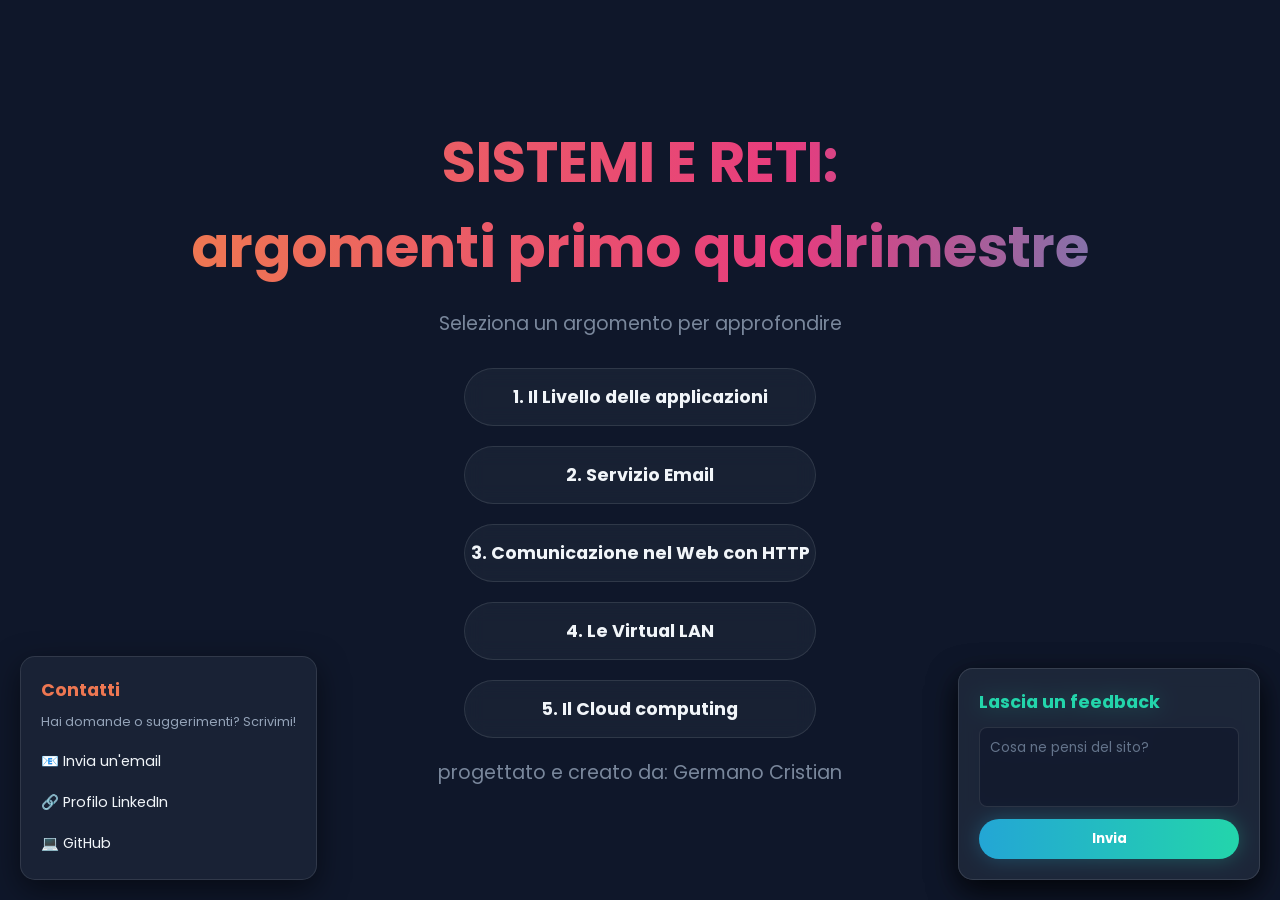
<file: pizzeria sistemi/index.html>
<!DOCTYPE html>
<html lang="it">
<head>
    <meta charset="UTF-8">
    <meta name="viewport" content="width=device-width, initial-scale=1.0">
    <title>Sistemi e Reti - Home</title>
    <link rel="stylesheet" href="styles.css">
</head>
<body>
    <div class="hero-container">
        <h1>SISTEMI E RETI: <br> argomenti primo quadrimestre</h1>
        <p class="subtitle">Seleziona un argomento per approfondire</p>
        <nav>
            <ul>
                <li><a href="pagina1.html" class="zoom-link">1. Il Livello delle applicazioni</a></li>
                <li><a href="pagina2.html" class="zoom-link">2. Servizio Email</a></li>
                <li><a href="pagina3.html" class="zoom-link">3. Comunicazione nel Web con HTTP</a></li>
                <li><a href="pagina4.html" class="zoom-link">4. Le Virtual LAN</a></li>
                <li><a href="pagina5.html" class="zoom-link">5. Il Cloud computing</a></li>
            </ul>
        </nav>
        <p class="subtitle"> progettato e creato da: Germano Cristian</p>
    </div>

    <div class="review-box">
        <h3>Lascia un feedback</h3>
        <textarea placeholder="Cosa ne pensi del sito?"></textarea>
        <button type="button">Invia</button>
    </div>
    <div class="contact-box">
        <h3>Contatti</h3>
        <p class="contact-desc">Hai domande o suggerimenti? Scrivimi!</p>
        <a href="mailto:cristian.germano.s@iislopiano.edu.it" class="contact-link">📧 Invia un'email</a>
        <a href="#" class="contact-link">🔗 Profilo LinkedIn </a>
        <a href="https://github.com/Hugoilcane" class="contact-link">💻 GitHub</a>
    </div>

    <div class="review-box">
        <h3>Lascia un feedback</h3>
        <textarea placeholder="Cosa ne pensi del sito?"></textarea>
        <button type="button">Invia</button>
    </div>
</body>
</html>
</file>
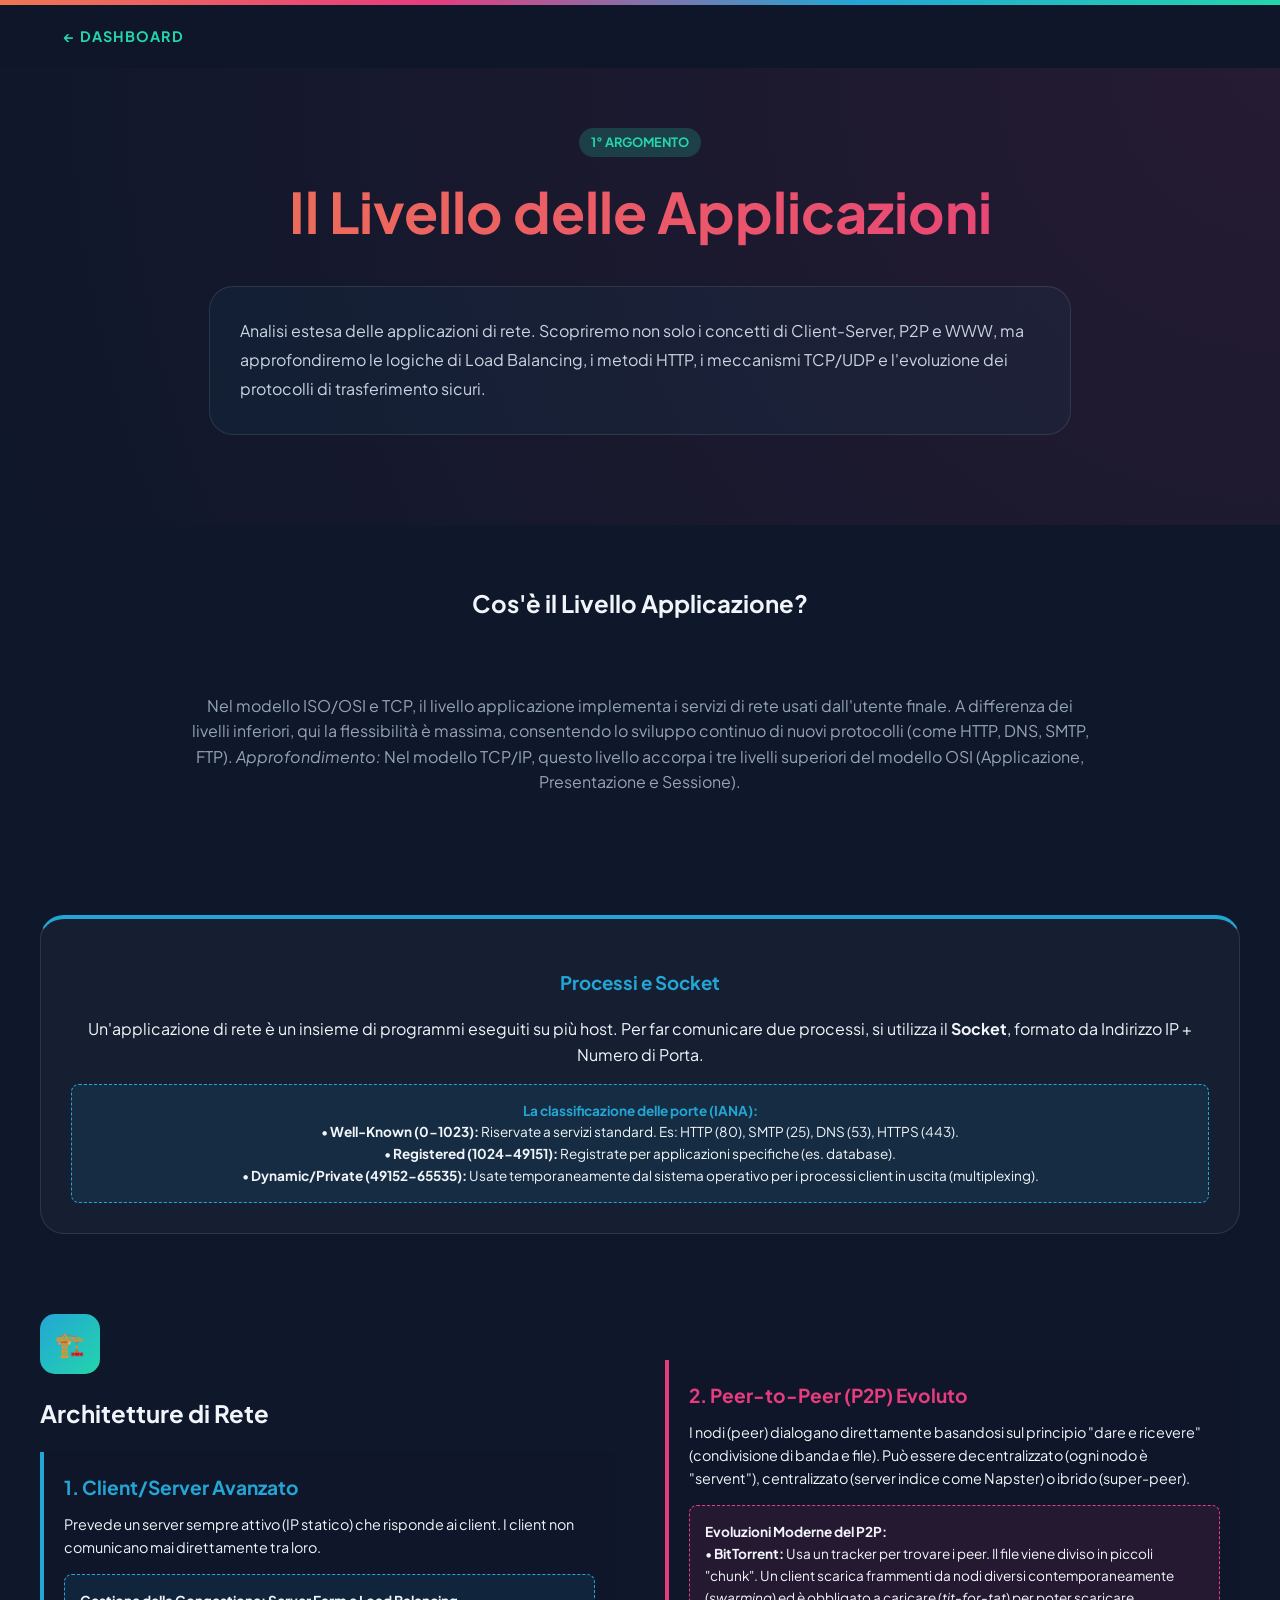
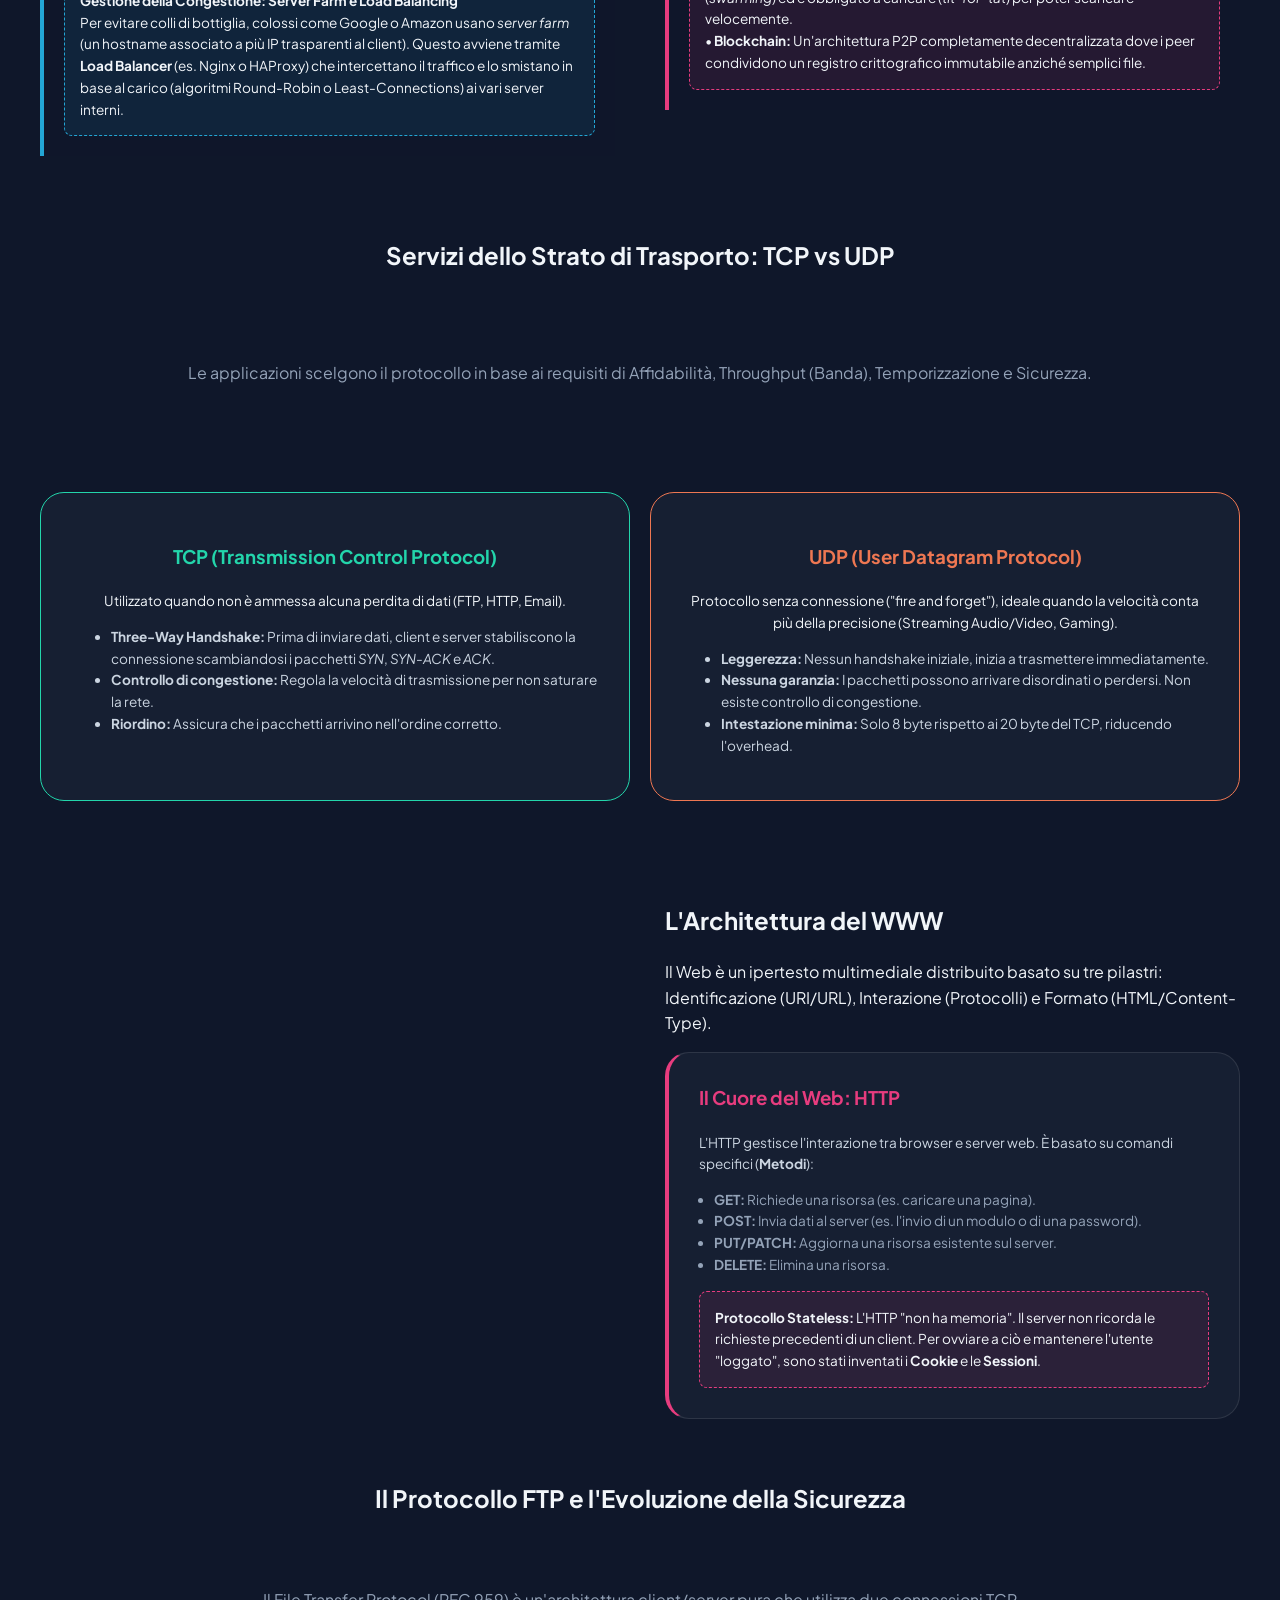
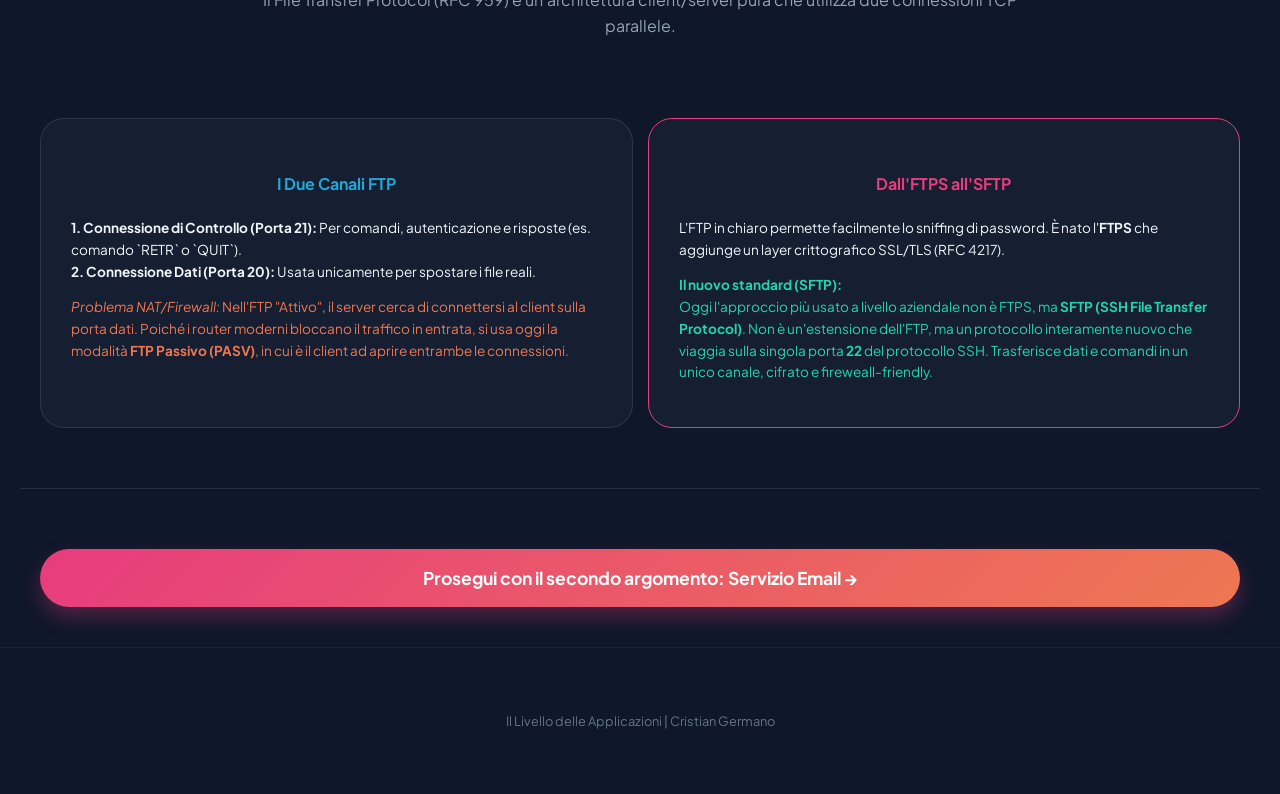
<file: pizzeria sistemi/pagina1.html>
<!DOCTYPE html>
<html lang="it">
<head>
    <meta charset="UTF-8">
    <title> Il Livello delle Applicazioni </title>
    <link rel="stylesheet" href="style_pagine.css">
</head>
<body>
    <div class="top-bar"></div>
    <nav style="display: flex; justify-content: space-between;">
        <a href="index.html" class="back-link">← Dashboard</a>
    </nav>

    <header class="hero-section">
        <div class="badge">1° Argomento</div>
        <h1>Il Livello delle Applicazioni</h1>
        <div class="tech-card" style="max-width: 800px; margin: 30px auto; text-align: left; background: rgba(35, 166, 213, 0.05);">
            <p style="color: #cbd5e1; line-height: 1.8; margin: 0;">
                Analisi estesa delle applicazioni di rete. Scopriremo non solo i concetti di Client-Server, P2P e WWW, ma approfondiremo le logiche di Load Balancing, i metodi HTTP, i meccanismi TCP/UDP e l'evoluzione dei protocolli di trasferimento sicuri.
            </p>
        </div>
    </header>

    <main>
        <section class="content-block full-width">
            <h2>Cos'è il Livello Applicazione?</h2>
            <p style="color: #94a3b8; max-width: 900px; margin: 0 auto 30px auto;">
                Nel modello ISO/OSI e TCP, il livello applicazione implementa i servizi di rete usati dall'utente finale. A differenza dei livelli inferiori, qui la flessibilità è massima, consentendo lo sviluppo continuo di nuovi protocolli (come HTTP, DNS, SMTP, FTP). <em>Approfondimento:</em> Nel modello TCP/IP, questo livello accorpa i tre livelli superiori del modello OSI (Applicazione, Presentazione e Sessione).
            </p>
            

            <div class="comparison-container">
                <div class="tech-card" style="flex: 1; border-top: 4px solid #23a6d5;">
                    <h3 style="color: #23a6d5;">Processi e Socket</h3>
                    <p>Un'applicazione di rete è un insieme di programmi eseguiti su più host. Per far comunicare due processi, si utilizza il <strong>Socket</strong>, formato da Indirizzo IP + Numero di Porta.</p>
                    <div class="extra-info" style="border-color: #23a6d5; background: rgba(35, 166, 213, 0.1);">
                        <strong style="color: #23a6d5;">La classificazione delle porte (IANA):</strong><br>
                        • <strong>Well-Known (0-1023):</strong> Riservate a servizi standard. Es: HTTP (80), SMTP (25), DNS (53), HTTPS (443).<br>
                        • <strong>Registered (1024-49151):</strong> Registrate per applicazioni specifiche (es. database).<br>
                        • <strong>Dynamic/Private (49152-65535):</strong> Usate temporaneamente dal sistema operativo per i processi client in uscita (multiplexing).
                    </div>
                </div>
            </div>
        </section>

        <section class="content-block">
            <div class="text-content">
                <div class="icon-box" style="background: linear-gradient(135deg, #23a6d5, #23d5ab);">🏗️</div>
                <h2>Architetture di Rete</h2>
                
                <div class="protocol-card" style="border-left-color: #23a6d5;">
                    <strong style="color: #23a6d5; font-size: 1.2rem;">1. Client/Server Avanzato</strong>
                    <p style="font-size: 0.9rem; margin-top: 10px;">
                        Prevede un server sempre attivo (IP statico) che risponde ai client. I client non comunicano mai direttamente tra loro. 
                    </p>
                    <div class="extra-info" style="border-color: #23a6d5; background: rgba(35, 166, 213, 0.1);">
                        <strong>Gestione della Congestione: Server Farm e Load Balancing</strong><br>
                        Per evitare colli di bottiglia, colossi come Google o Amazon usano <em>server farm</em> (un hostname associato a più IP trasparenti al client). Questo avviene tramite <strong>Load Balancer</strong> (es. Nginx o HAProxy) che intercettano il traffico e lo smistano in base al carico (algoritmi Round-Robin o Least-Connections) ai vari server interni.
                    </div>
                </div>
            </div>

            <div class="text-content">
                <div class="protocol-card" style="border-left-color: #e73c7e;">
                    <strong style="color: #e73c7e; font-size: 1.2rem;">2. Peer-to-Peer (P2P) Evoluto</strong>
                    <p style="font-size: 0.9rem; margin-top: 10px;">
                        I nodi (peer) dialogano direttamente basandosi sul principio "dare e ricevere" (condivisione di banda e file). Può essere decentralizzato (ogni nodo è "servent"), centralizzato (server indice come Napster) o ibrido (super-peer).
                    </p>
                    <div class="extra-info">
                        <strong>Evoluzioni Moderne del P2P:</strong><br>
                        • <strong>BitTorrent:</strong> Usa un tracker per trovare i peer. Il file viene diviso in piccoli "chunk". Un client scarica frammenti da nodi diversi contemporaneamente (<em>swarming</em>) ed è obbligato a caricare (<em>tit-for-tat</em>) per poter scaricare velocemente.<br>
                        • <strong>Blockchain:</strong> Un'architettura P2P completamente decentralizzata dove i peer condividono un registro crittografico immutabile anziché semplici file.
                    </div>
                </div>
            </div>
            
        </section>

        <section class="content-block full-width">
            <h2>Servizi dello Strato di Trasporto: TCP vs UDP</h2>
            <p style="color: #94a3b8;">Le applicazioni scelgono il protocollo in base ai requisiti di Affidabilità, Throughput (Banda), Temporizzazione e Sicurezza.</p>
            
            <div class="comparison-container">
                <div class="tech-card" style="flex: 1; border-color: #23d5ab;">
                    <h3 style="color: #23d5ab;">TCP (Transmission Control Protocol)</h3>
                    <p style="font-size: 0.85rem;">Utilizzato quando non è ammessa alcuna perdita di dati (FTP, HTTP, Email).</p>
                    <ul style="font-size: 0.85rem; color: #cbd5e1; text-align: left;">
                        <li><strong>Three-Way Handshake:</strong> Prima di inviare dati, client e server stabiliscono la connessione scambiandosi i pacchetti <em>SYN</em>, <em>SYN-ACK</em> e <em>ACK</em>.</li>
                        <li><strong>Controllo di congestione:</strong> Regola la velocità di trasmissione per non saturare la rete.</li>
                        <li><strong>Riordino:</strong> Assicura che i pacchetti arrivino nell'ordine corretto.</li>
                    </ul>
                </div>
                <div class="tech-card" style="flex: 1; border-color: #ee7752;">
                    <h3 style="color: #ee7752;">UDP (User Datagram Protocol)</h3>
                    <p style="font-size: 0.85rem;">Protocollo senza connessione ("fire and forget"), ideale quando la velocità conta più della precisione (Streaming Audio/Video, Gaming).</p>
                    <ul style="font-size: 0.85rem; color: #cbd5e1; text-align: left;">
                        <li><strong>Leggerezza:</strong> Nessun handshake iniziale, inizia a trasmettere immediatamente.</li>
                        <li><strong>Nessuna garanzia:</strong> I pacchetti possono arrivare disordinati o perdersi. Non esiste controllo di congestione.</li>
                        <li><strong>Intestazione minima:</strong> Solo 8 byte rispetto ai 20 byte del TCP, riducendo l'overhead.</li>
                    </ul>
                </div>
            </div>
            
        </section>

        <section class="content-block">
            <div class="image-box">
                
            </div>
            <div class="text-content">
                <h2>L'Architettura del WWW</h2>
                <p>Il Web è un ipertesto multimediale distribuito basato su tre pilastri: Identificazione (URI/URL), Interazione (Protocolli) e Formato (HTML/Content-Type).</p>
                
                <div class="tech-card" style="border-left: 4px solid #e73c7e;">
                    <h3 style="color: #e73c7e; margin-top: 0;">Il Cuore del Web: HTTP</h3>
                    <p style="font-size: 0.85rem; color: #cbd5e1;">L'HTTP gestisce l'interazione tra browser e server web. È basato su comandi specifici (<strong>Metodi</strong>):</p>
                    <ul style="font-size: 0.85rem; color: #94a3b8; padding-left: 15px;">
                        <li><strong>GET:</strong> Richiede una risorsa (es. caricare una pagina).</li>
                        <li><strong>POST:</strong> Invia dati al server (es. l'invio di un modulo o di una password).</li>
                        <li><strong>PUT/PATCH:</strong> Aggiorna una risorsa esistente sul server.</li>
                        <li><strong>DELETE:</strong> Elimina una risorsa.</li>
                    </ul>
                    <div class="extra-info">
                        <strong>Protocollo Stateless:</strong> L'HTTP "non ha memoria". Il server non ricorda le richieste precedenti di un client. Per ovviare a ciò e mantenere l'utente "loggato", sono stati inventati i <strong>Cookie</strong> e le <strong>Sessioni</strong>.
                    </div>
                </div>
            </div>
        </section>

        <section class="content-block full-width">
            <h2>Il Protocollo FTP e l'Evoluzione della Sicurezza</h2>
            <p style="color: #94a3b8; max-width: 800px; margin: 0 auto;">Il File Transfer Protocol (RFC 959) è un'architettura client/server pura che utilizza due connessioni TCP parallele.</p>
            
            <div class="fallacies-grid">
                <div class="tech-card">
                    <h4 style="color: #23a6d5;">I Due Canali FTP</h4>
                    <p style="font-size: 0.85rem; text-align: left;">
                        <strong>1. Connessione di Controllo (Porta 21):</strong> Per comandi, autenticazione e risposte (es. comando `RETR` o `QUIT`).<br>
                        <strong>2. Connessione Dati (Porta 20):</strong> Usata unicamente per spostare i file reali.
                    </p>
                    <p style="font-size: 0.85rem; text-align: left; margin-top: 10px; color: #ee7752;">
                        <em>Problema NAT/Firewall:</em> Nell'FTP "Attivo", il server cerca di connettersi al client sulla porta dati. Poiché i router moderni bloccano il traffico in entrata, si usa oggi la modalità <strong>FTP Passivo (PASV)</strong>, in cui è il client ad aprire entrambe le connessioni.
                    </p>
                </div>

                <div class="tech-card" style="border-color: #e73c7e;">
                    <h4 style="color: #e73c7e;">Dall'FTPS all'SFTP</h4>
                    <p style="font-size: 0.85rem; text-align: left;">
                        L'FTP in chiaro permette facilmente lo sniffing di password. È nato l'<strong>FTPS</strong> che aggiunge un layer crittografico SSL/TLS (RFC 4217).
                    </p>
                    <p style="font-size: 0.85rem; text-align: left; margin-top: 10px; color: #23d5ab;">
                        <strong>Il nuovo standard (SFTP):</strong><br>
                        Oggi l'approccio più usato a livello aziendale non è FTPS, ma <strong>SFTP (SSH File Transfer Protocol)</strong>. Non è un'estensione dell'FTP, ma un protocollo interamente nuovo che viaggia sulla singola porta <strong>22</strong> del protocollo SSH. Trasferisce dati e comandi in un unico canale, cifrato e fireweall-friendly.
                    </p>
                </div>
            </div>
            
        </section>
        
        <section class="content-block full-width" style="margin-top: 60px; border-top: 1px solid rgba(255,255,255,0.1); padding-top: 40px;">
            <a href="pagina2.html" class="next-lesson-btn" style="background: linear-gradient(135deg, #e73c7e, #ee7752); padding: 15px 40px; border-radius: 50px; color: white; text-decoration: none; font-weight: bold; font-size: 1.1rem; box-shadow: 0 10px 20px rgba(231, 60, 126, 0.3);">
                Prosegui con il secondo argomento: Servizio Email →
            </a>
        </section>

    </main>

    <footer style="padding: 50px; text-align: center; color: #64748b; font-size: 0.8rem; border-top: 1px solid rgba(255,255,255,0.05); margin-top: 40px;">
        <p>Il Livello delle Applicazioni | Cristian Germano</p>
    </footer>
</body>
</html>
</file>
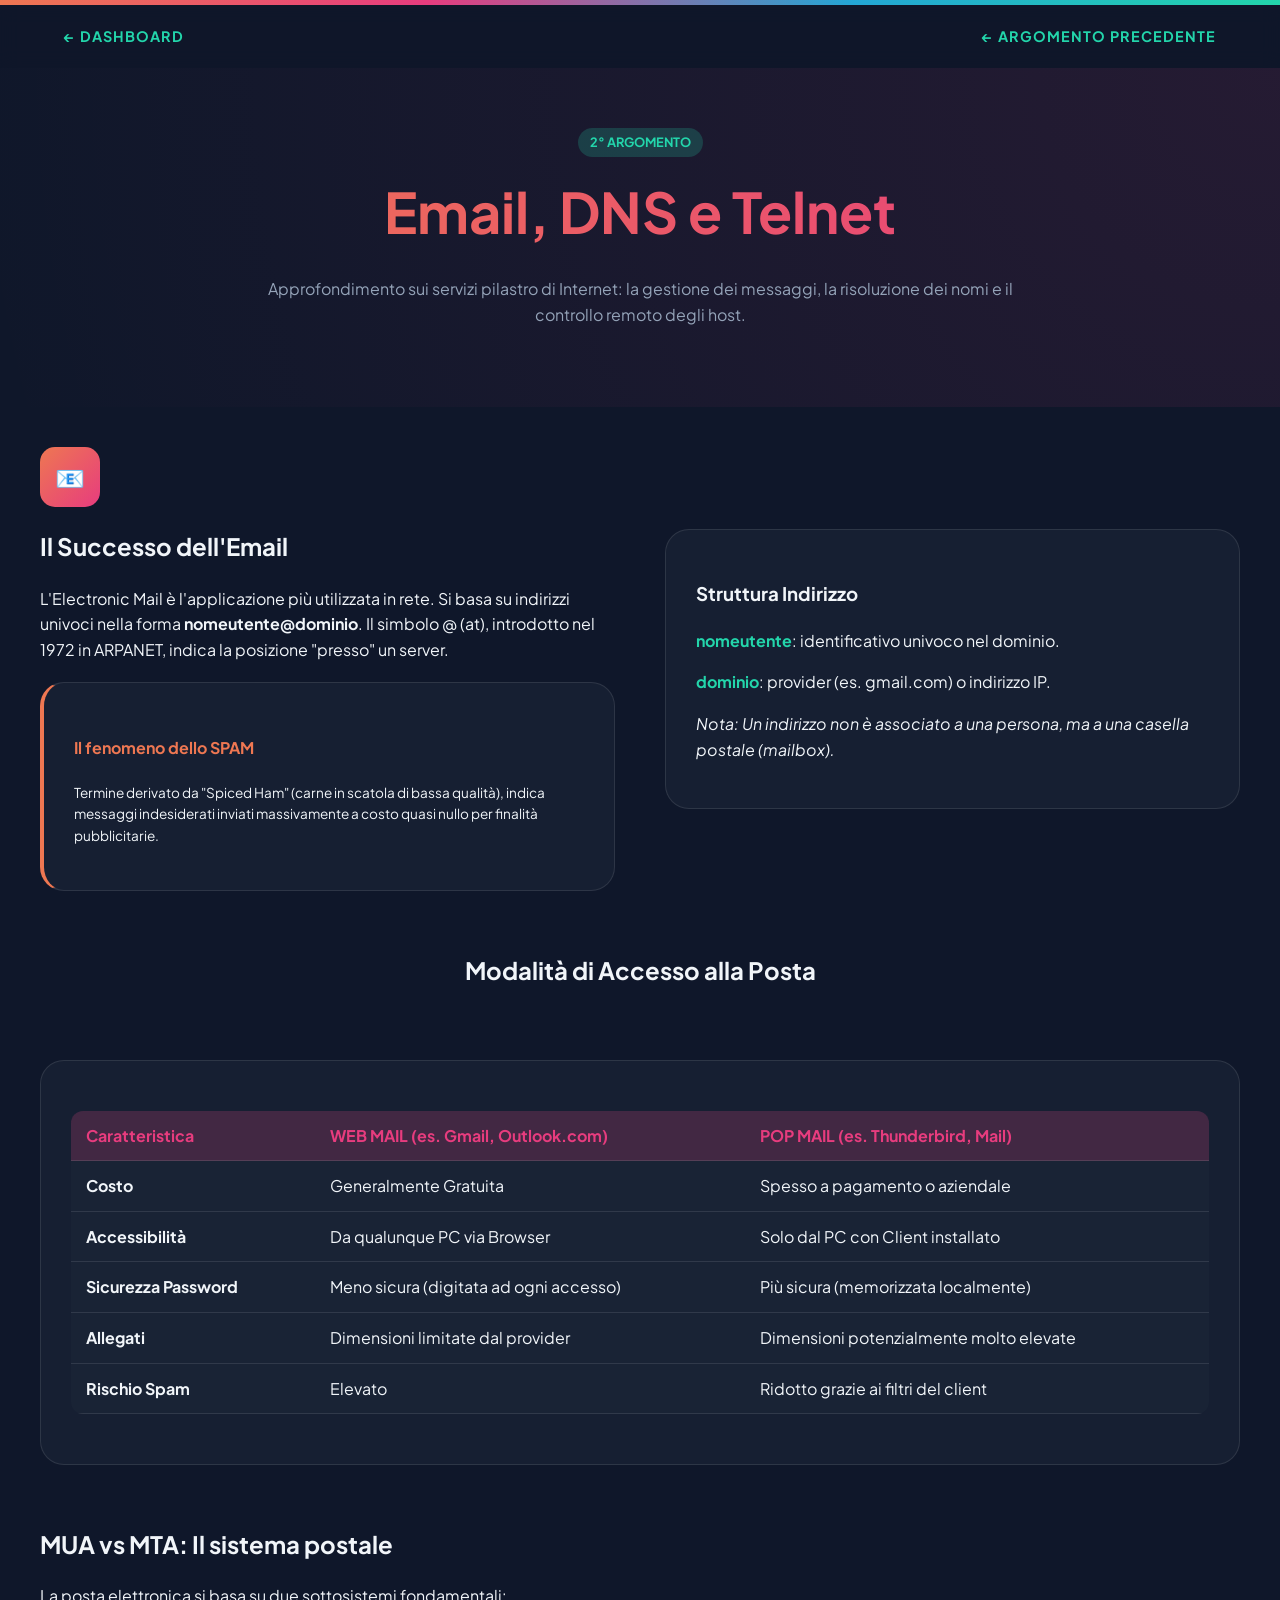
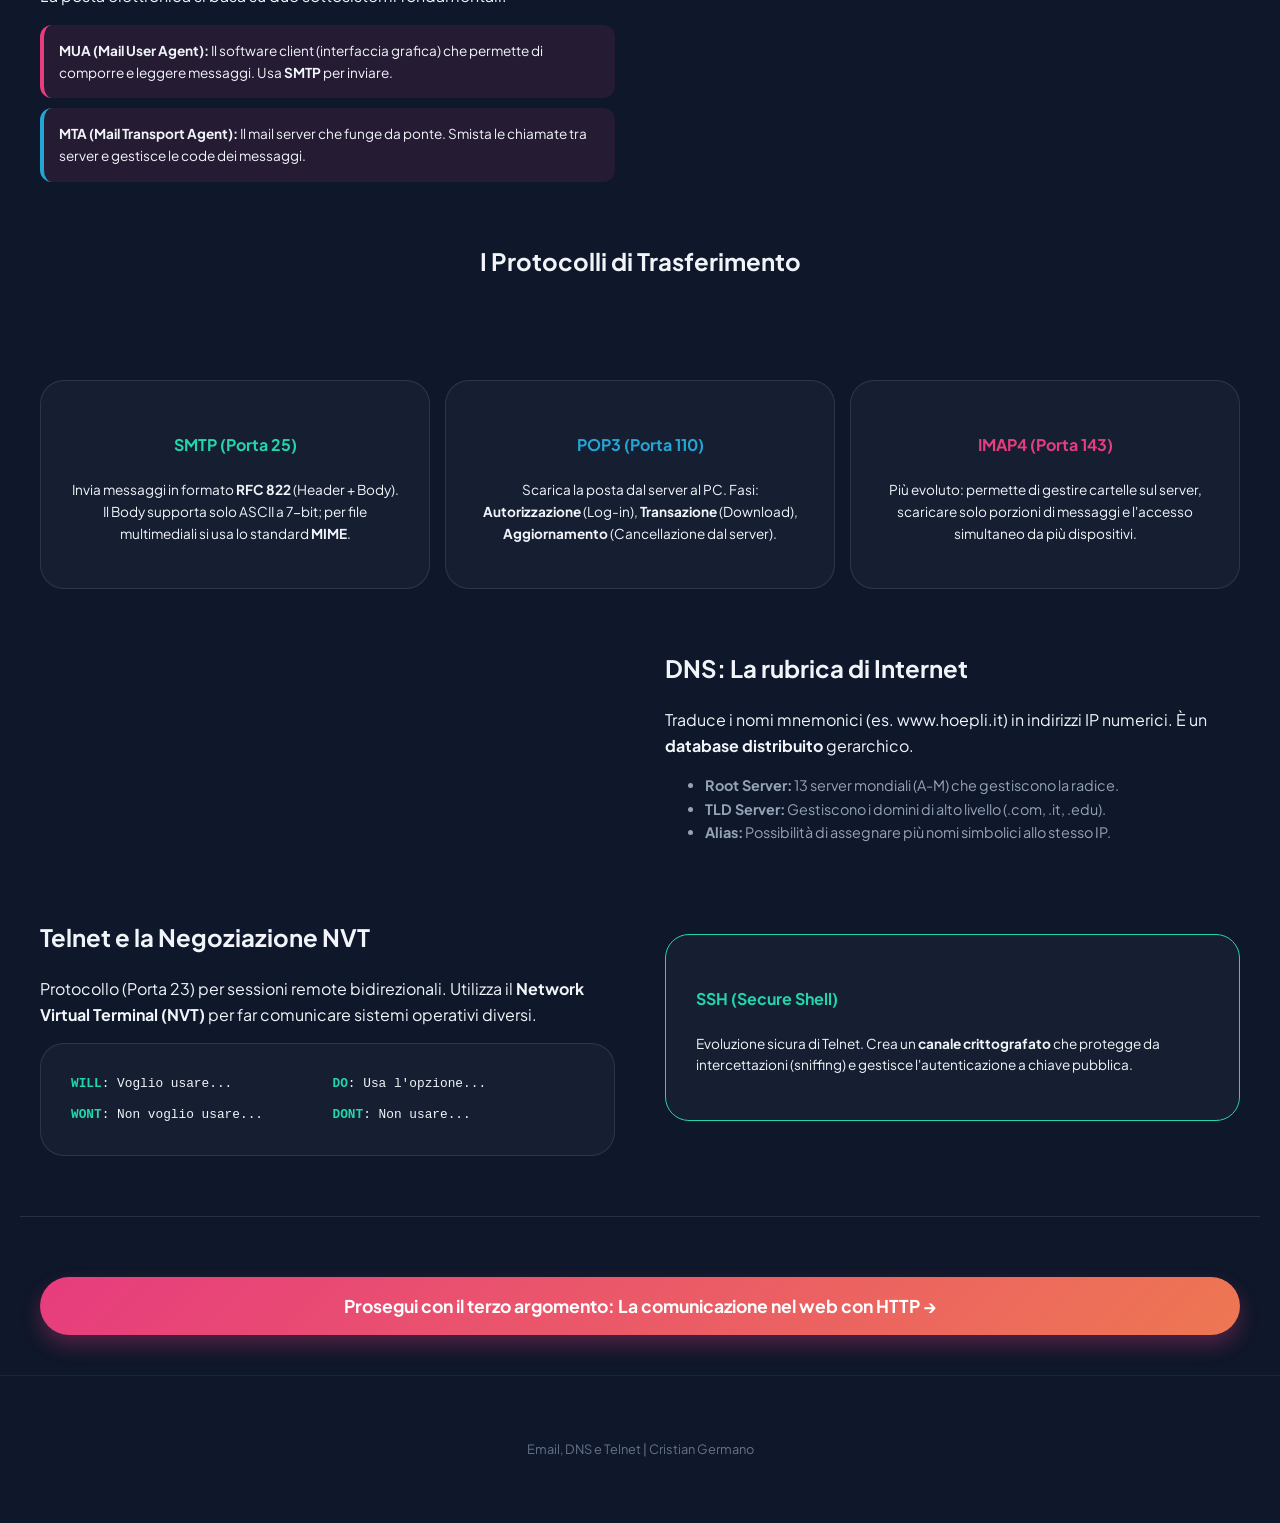
<file: pizzeria sistemi/pagina2.html>
<!DOCTYPE html>
<html lang="it">
<head>
    <meta charset="UTF-8">
    <title>Email, DNS e Telnet</title>
    <link rel="stylesheet" href="style_pagine.css">
    <style>
        /* Stili specifici per tabelle e liste di negoziazione */
        table {
            width: 100%;
            border-collapse: collapse;
            margin: 20px 0;
            background: rgba(30, 41, 59, 0.4);
            border-radius: 12px;
            overflow: hidden;
        }
        th, td {
            padding: 12px 15px;
            text-align: left;
            border-bottom: 1px solid rgba(255,255,255,0.1);
        }
        th {
            background: rgba(231, 60, 126, 0.2);
            color: #e73c7e;
        }
        .negoziazione-grid {
            display: grid;
            grid-template-columns: 1fr 1fr;
            gap: 10px;
            font-family: monospace;
        }
        .cmd { color: #23d5ab; font-weight: bold; }
    </style>
</head>
<body>
    <div class="top-bar"></div>
    <nav style="display: flex; justify-content: space-between;">
        <a href="index.html" class="back-link">← Dashboard</a>
        <a href="pagina1.html" class="back-link">← Argomento Precedente</a>
    </nav>

    <header class="hero-section">
        <div class="badge">2° Argomento</div>
        <h1>Email, DNS e Telnet</h1>
        <p style="color: #94a3b8; max-width: 800px; margin: 20px auto;">
            Approfondimento sui servizi pilastro di Internet: la gestione dei messaggi, la risoluzione dei nomi e il controllo remoto degli host.
        </p>
    </header>

    <main>
        <section class="content-block">
            <div class="text-content">
                <div class="icon-box">📧</div>
                <h2>Il Successo dell'Email</h2>
                <p>L'Electronic Mail è l'applicazione più utilizzata in rete. Si basa su indirizzi univoci nella forma <strong>nomeutente@dominio</strong>. Il simbolo @ (at), introdotto nel 1972 in ARPANET, indica la posizione "presso" un server.</p>
                
                <div class="tech-card" style="margin-top: 20px; border-left: 4px solid #ee7752;">
                    <h4 style="color: #ee7752;">Il fenomeno dello SPAM</h4>
                    <p style="font-size: 0.85rem;">Termine derivato da "Spiced Ham" (carne in scatola di bassa qualità), indica messaggi indesiderati inviati massivamente a costo quasi nullo per finalità pubblicitarie.</p>
                </div>
            </div>
            <div class="image-box">
                <div class="tech-card">
                    <h3>Struttura Indirizzo</h3>
                    <p><span class="cmd">nomeutente</span>: identificativo univoco nel dominio.</p>
                    <p><span class="cmd">dominio</span>: provider (es. gmail.com) o indirizzo IP.</p>
                    <p><em>Nota: Un indirizzo non è associato a una persona, ma a una casella postale (mailbox).</em></p>
                </div>
            </div>
        </section>

        <section class="content-block full-width">
            <h2>Modalità di Accesso alla Posta</h2>
            <div class="tech-card">
                <table>
                    <thead>
                        <tr>
                            <th>Caratteristica</th>
                            <th>WEB MAIL (es. Gmail, Outlook.com)</th>
                            <th>POP MAIL (es. Thunderbird, Mail)</th>
                        </tr>
                    </thead>
                    <tbody>
                        <tr>
                            <td><strong>Costo</strong></td>
                            <td>Generalmente Gratuita</td>
                            <td>Spesso a pagamento o aziendale</td>
                        </tr>
                        <tr>
                            <td><strong>Accessibilità</strong></td>
                            <td>Da qualunque PC via Browser</td>
                            <td>Solo dal PC con Client installato</td>
                        </tr>
                        <tr>
                            <td><strong>Sicurezza Password</strong></td>
                            <td>Meno sicura (digitata ad ogni accesso)</td>
                            <td>Più sicura (memorizzata localmente)</td>
                        </tr>
                        <tr>
                            <td><strong>Allegati</strong></td>
                            <td>Dimensioni limitate dal provider</td>
                            <td>Dimensioni potenzialmente molto elevate</td>
                        </tr>
                        <tr>
                            <td><strong>Rischio Spam</strong></td>
                            <td>Elevato</td>
                            <td>Ridotto grazie ai filtri del client</td>
                        </tr>
                    </tbody>
                </table>
            </div>
        </section>

        <section class="content-block">
            <div class="text-content">
                <h2>MUA vs MTA: Il sistema postale</h2>
                <p>La posta elettronica si basa su due sottosistemi fondamentali:</p>
                <div class="fallacy-item">
                    <strong>MUA (Mail User Agent):</strong> Il software client (interfaccia grafica) che permette di comporre e leggere messaggi. Usa <strong>SMTP</strong> per inviare.
                </div>
                <div class="fallacy-item" style="border-left-color: #23a6d5; margin-top: 10px;">
                    <strong>MTA (Mail Transport Agent):</strong> Il mail server che funge da ponte. Smista le chiamate tra server e gestisce le code dei messaggi.
                </div>
            </div>
            <div class="image-box">
                
            </div>
        </section>

        <section class="content-block full-width">
            <h2>I Protocolli di Trasferimento</h2>
            <div class="fallacies-grid">
                <div class="tech-card">
                    <h4 style="color: #23d5ab;">SMTP (Porta 25)</h4>
                    <p style="font-size: 0.85rem;">Invia messaggi in formato <strong>RFC 822</strong> (Header + Body). Il Body supporta solo ASCII a 7-bit; per file multimediali si usa lo standard <strong>MIME</strong>.</p>
                </div>
                <div class="tech-card">
                    <h4 style="color: #23a6d5;">POP3 (Porta 110)</h4>
                    <p style="font-size: 0.85rem;">Scarica la posta dal server al PC. Fasi: <strong>Autorizzazione</strong> (Log-in), <strong>Transazione</strong> (Download), <strong>Aggiornamento</strong> (Cancellazione dal server).</p>
                </div>
                <div class="tech-card">
                    <h4 style="color: #e73c7e;">IMAP4 (Porta 143)</h4>
                    <p style="font-size: 0.85rem;">Più evoluto: permette di gestire cartelle sul server, scaricare solo porzioni di messaggi e l'accesso simultaneo da più dispositivi.</p>
                </div>
            </div>
        </section>

        <section class="content-block">
            <div class="image-box">
                
            </div>
            <div class="text-content">
                <h2>DNS: La rubrica di Internet</h2>
                <p>Traduce i nomi mnemonici (es. www.hoepli.it) in indirizzi IP numerici. È un <strong>database distribuito</strong> gerarchico.</p>
                <ul style="font-size: 0.9rem; color: #94a3b8;">
                    <li><strong>Root Server:</strong> 13 server mondiali (A-M) che gestiscono la radice.</li>
                    <li><strong>TLD Server:</strong> Gestiscono i domini di alto livello (.com, .it, .edu).</li>
                    <li><strong>Alias:</strong> Possibilità di assegnare più nomi simbolici allo stesso IP.</li>
                </ul>
            </div>
        </section>

        <section class="content-block">
            <div class="text-content">
                <h2>Telnet e la Negoziazione NVT</h2>
                <p>Protocollo (Porta 23) per sessioni remote bidirezionali. Utilizza il <strong>Network Virtual Terminal (NVT)</strong> per far comunicare sistemi operativi diversi.</p>
                <div class="tech-card" style="font-size: 0.8rem;">
                    <div class="negoziazione-grid">
                        <div><span class="cmd">WILL</span>: Voglio usare...</div>
                        <div><span class="cmd">DO</span>: Usa l'opzione...</div>
                        <div><span class="cmd">WONT</span>: Non voglio usare...</div>
                        <div><span class="cmd">DONT</span>: Non usare...</div>
                    </div>
                </div>
            </div>
            <div class="image-box">
                <div class="tech-card" style="border-color: #23d5ab;">
                    <h4 style="color: #23d5ab;">SSH (Secure Shell)</h4>
                    <p style="font-size: 0.85rem;">Evoluzione sicura di Telnet. Crea un <strong>canale crittografato</strong> che protegge da intercettazioni (sniffing) e gestisce l'autenticazione a chiave pubblica.</p>
                </div>
            </div>
        </section>
                <section class="content-block full-width" style="margin-top: 60px; border-top: 1px solid rgba(255,255,255,0.1); padding-top: 40px;">
            <a href="pagina3.html" class="next-lesson-btn" style="background: linear-gradient(135deg, #e73c7e, #ee7752); padding: 15px 40px; border-radius: 50px; color: white; text-decoration: none; font-weight: bold; font-size: 1.1rem; box-shadow: 0 10px 20px rgba(231, 60, 126, 0.3);">
                Prosegui con il terzo argomento:  La comunicazione nel web con HTTP →
            </a>
        </section>
    </main>

    <footer style="padding: 50px; text-align: center; color: #64748b; font-size: 0.8rem; border-top: 1px solid rgba(255,255,255,0.05);">
        <p>Email, DNS e Telnet | Cristian Germano</p>
    </footer>
</body>
</html>
</file>
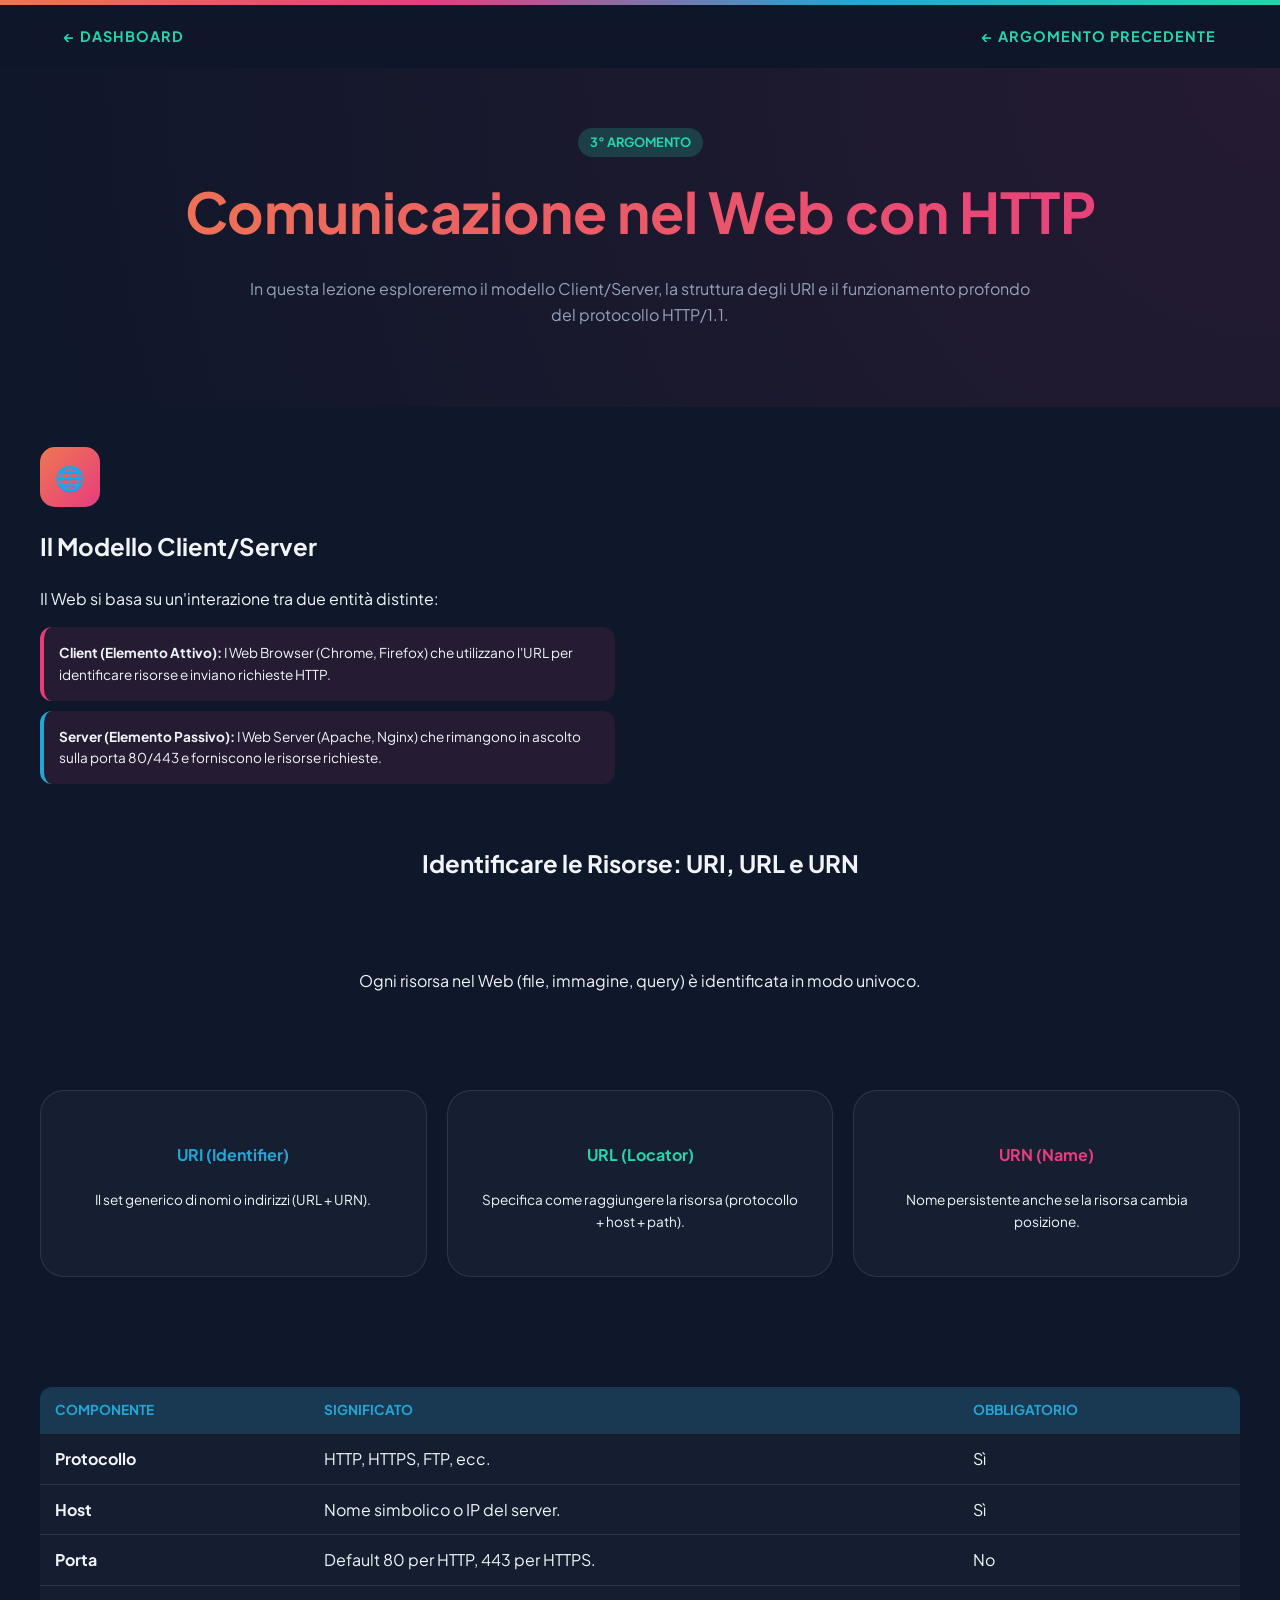
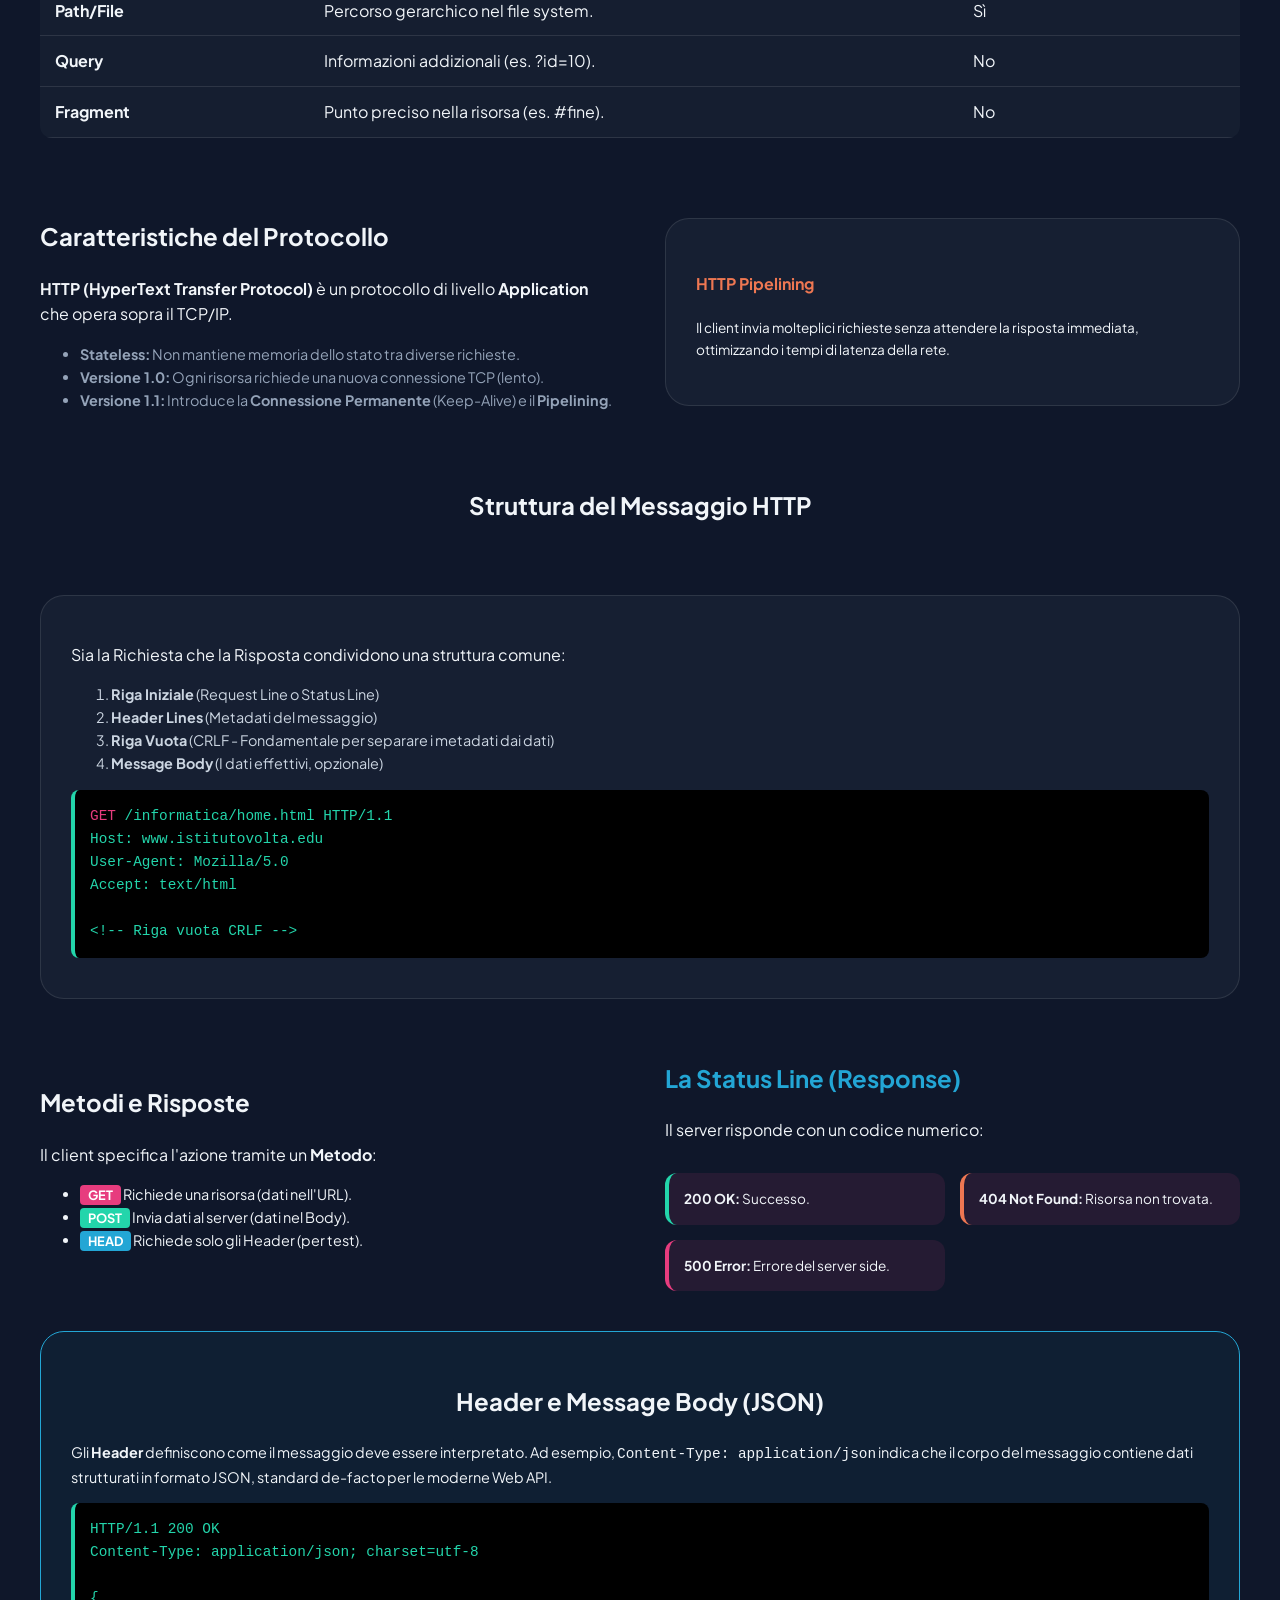
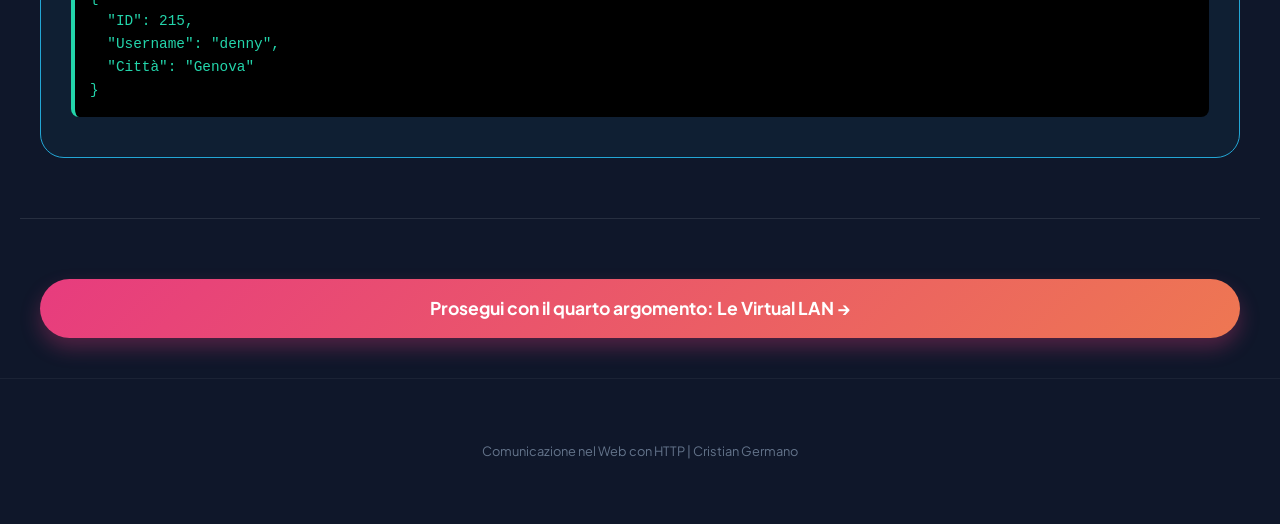
<file: pizzeria sistemi/pagina3.html>
<!DOCTYPE html>
<html lang="it">
<head>
    <meta charset="UTF-8">
    <title>Comunicazione nel Web con HTTP</title>
    <link rel="stylesheet" href="style_pagine.css">
    <style>
        /* Integrazioni specifiche per tabelle tecniche */
        .uri-table {
            width: 100%;
            border-collapse: collapse;
            margin: 20px 0;
            background: rgba(30, 41, 59, 0.4);
            border-radius: 12px;
            overflow: hidden;
        }
        .uri-table th, .uri-table td {
            padding: 12px 15px;
            text-align: left;
            border-bottom: 1px solid rgba(255,255,255,0.1);
        }
        .uri-table th {
            background: rgba(35, 166, 213, 0.2);
            color: #23a6d5;
            font-size: 0.85rem;
            text-transform: uppercase;
        }
        .code-block {
            background: #000;
            color: #23d5ab;
            padding: 15px;
            border-radius: 8px;
            font-family: 'Courier New', monospace;
            font-size: 0.9rem;
            margin: 10px 0;
            border-left: 4px solid #23d5ab;
        }
        .method-badge {
            background: #e73c7e;
            color: white;
            padding: 2px 8px;
            border-radius: 4px;
            font-weight: bold;
            font-size: 0.8rem;
        }
    </style>
</head>
<body>
    <div class="top-bar"></div>
    <nav style="display: flex; justify-content: space-between;">
        <a href="index.html" class="back-link">← Dashboard</a>
        <a href="pagina2.html" class="back-link">← Argomento Precedente</a>

    </nav>

    <header class="hero-section">
        <div class="badge">3° Argomento</div>
        <h1>Comunicazione nel Web con HTTP</h1>
        <p style="color: #94a3b8; max-width: 800px; margin: 20px auto;">
            In questa lezione esploreremo il modello Client/Server, la struttura degli URI e il funzionamento profondo del protocollo HTTP/1.1.
        </p>
    </header>

    <main>
        <section class="content-block">
            <div class="text-content">
                <div class="icon-box">🌐</div>
                <h2>Il Modello Client/Server</h2>
                <p>Il Web si basa su un'interazione tra due entità distinte:</p>
                <div class="fallacy-item">
                    <strong>Client (Elemento Attivo):</strong> I Web Browser (Chrome, Firefox) che utilizzano l'URL per identificare risorse e inviano richieste HTTP.
                </div>
                <div class="fallacy-item" style="border-left-color: #23a6d5; margin-top: 10px;">
                    <strong>Server (Elemento Passivo):</strong> I Web Server (Apache, Nginx) che rimangono in ascolto sulla porta 80/443 e forniscono le risorse richieste.
                </div>
            </div>
            <div class="image-box">
                
            </div>
        </section>

        <section class="content-block full-width">
            <h2>Identificare le Risorse: URI, URL e URN</h2>
            <p>Ogni risorsa nel Web (file, immagine, query) è identificata in modo univoco.</p>
            <div class="comparison-container" style="display: flex; gap: 20px; margin-top: 30px;">
                <div class="tech-card" style="flex: 1;">
                    <h4 style="color: #23a6d5;">URI (Identifier)</h4>
                    <p style="font-size: 0.85rem;">Il set generico di nomi o indirizzi (URL + URN).</p>
                </div>
                <div class="tech-card" style="flex: 1;">
                    <h4 style="color: #23d5ab;">URL (Locator)</h4>
                    <p style="font-size: 0.85rem;">Specifica come raggiungere la risorsa (protocollo + host + path).</p>
                </div>
                <div class="tech-card" style="flex: 1;">
                    <h4 style="color: #e73c7e;">URN (Name)</h4>
                    <p style="font-size: 0.85rem;">Nome persistente anche se la risorsa cambia posizione.</p>
                </div>
            </div>

            

            <table class="uri-table">
                <thead>
                    <tr><th>Componente</th><th>Significato</th><th>Obbligatorio</th></tr>
                </thead>
                <tbody>
                    <tr><td><strong>Protocollo</strong></td><td>HTTP, HTTPS, FTP, ecc.</td><td>Sì</td></tr>
                    <tr><td><strong>Host</strong></td><td>Nome simbolico o IP del server.</td><td>Sì</td></tr>
                    <tr><td><strong>Porta</strong></td><td>Default 80 per HTTP, 443 per HTTPS.</td><td>No</td></tr>
                    <tr><td><strong>Path/File</strong></td><td>Percorso gerarchico nel file system.</td><td>Sì</td></tr>
                    <tr><td><strong>Query</strong></td><td>Informazioni addizionali (es. ?id=10).</td><td>No</td></tr>
                    <tr><td><strong>Fragment</strong></td><td>Punto preciso nella risorsa (es. #fine).</td><td>No</td></tr>
                </tbody>
            </table>
        </section>

        <section class="content-block">
            <div class="text-content">
                <h2>Caratteristiche del Protocollo</h2>
                <p><strong>HTTP (HyperText Transfer Protocol)</strong> è un protocollo di livello <strong>Application</strong> che opera sopra il TCP/IP.</p>
                <ul style="font-size: 0.9rem; color: #94a3b8;">
                    <li><strong>Stateless:</strong> Non mantiene memoria dello stato tra diverse richieste.</li>
                    <li><strong>Versione 1.0:</strong> Ogni risorsa richiede una nuova connessione TCP (lento).</li>
                    <li><strong>Versione 1.1:</strong> Introduce la <strong>Connessione Permanente</strong> (Keep-Alive) e il <strong>Pipelining</strong>.</li>
                </ul>
            </div>
            <div class="tech-card">
                <h4 style="color: #ee7752;">HTTP Pipelining</h4>
                <p style="font-size: 0.85rem;">Il client invia molteplici richieste senza attendere la risposta immediata, ottimizzando i tempi di latenza della rete.</p>
                
            </div>
        </section>

        <section class="content-block full-width">
            <h2>Struttura del Messaggio HTTP</h2>
            <div class="tech-card" style="text-align: left;">
                <p>Sia la Richiesta che la Risposta condividono una struttura comune:</p>
                <ol style="color: #cbd5e1; font-size: 0.9rem;">
                    <li><strong>Riga Iniziale</strong> (Request Line o Status Line)</li>
                    <li><strong>Header Lines</strong> (Metadati del messaggio)</li>
                    <li><strong>Riga Vuota</strong> (CRLF - Fondamentale per separare i metadati dai dati)</li>
                    <li><strong>Message Body</strong> (I dati effettivi, opzionale)</li>
                </ol>
                
                <div class="code-block">
                    <span style="color: #e73c7e;">GET</span> /informatica/home.html HTTP/1.1<br>
                    Host: www.istitutovolta.edu<br>
                    User-Agent: Mozilla/5.0<br>
                    Accept: text/html<br>
                    <br>
                    &lt;!-- Riga vuota CRLF --&gt;
                </div>
            </div>
        </section>

        <section class="content-block">
            <div class="text-content">
                <h2>Metodi e Risposte</h2>
                <p>Il client specifica l'azione tramite un <strong>Metodo</strong>:</p>
                <ul style="font-size: 0.9rem;">
                    <li><span class="method-badge">GET</span> Richiede una risorsa (dati nell'URL).</li>
                    <li><span class="method-badge" style="background: #23d5ab;">POST</span> Invia dati al server (dati nel Body).</li>
                    <li><span class="method-badge" style="background: #23a6d5;">HEAD</span> Richiede solo gli Header (per test).</li>
                </ul>
            </div>
            <div class="text-content">
                <h2 style="color: #23a6d5;">La Status Line (Response)</h2>
                <p>Il server risponde con un codice numerico:</p>
                <div class="fallacies-grid">
                    <div class="fallacy-item" style="border-left-color: #23d5ab;"><strong>200 OK:</strong> Successo.</div>
                    <div class="fallacy-item" style="border-left-color: #ee7752;"><strong>404 Not Found:</strong> Risorsa non trovata.</div>
                    <div class="fallacy-item" style="border-left-color: #e73c7e;"><strong>500 Error:</strong> Errore del server side.</div>
                </div>
            </div>
        </section>

        <section class="content-block full-width">
            <div class="tech-card" style="background: rgba(35, 166, 213, 0.05); border-color: #23a6d5;">
                <h2>Header e Message Body (JSON)</h2>
                <p style="text-align: left; font-size: 0.9rem;">
                    Gli <strong>Header</strong> definiscono come il messaggio deve essere interpretato. Ad esempio, <code>Content-Type: application/json</code> indica che il corpo del messaggio contiene dati strutturati in formato JSON, standard de-facto per le moderne Web API.
                </p>
                <div class="code-block" style="text-align: left;">
                    HTTP/1.1 200 OK<br>
                    Content-Type: application/json; charset=utf-8<br>
                    <br>
                    {<br>
                    &nbsp;&nbsp;"ID": 215,<br>
                    &nbsp;&nbsp;"Username": "denny",<br>
                    &nbsp;&nbsp;"Città": "Genova"<br>
                    }
                </div>
            </div>
        </section>
         <section class="content-block full-width" style="margin-top: 60px; border-top: 1px solid rgba(255,255,255,0.1); padding-top: 40px;">
            <a href="pagina4.html" class="next-lesson-btn" style="background: linear-gradient(135deg, #e73c7e, #ee7752); padding: 15px 40px; border-radius: 50px; color: white; text-decoration: none; font-weight: bold; font-size: 1.1rem; box-shadow: 0 10px 20px rgba(231, 60, 126, 0.3);">
                Prosegui con il quarto argomento:  Le Virtual LAN →
            </a>
        </section>
    </main>

    <footer style="padding: 50px; text-align: center; color: #64748b; font-size: 0.8rem; border-top: 1px solid rgba(255,255,255,0.05);">
        <p> Comunicazione nel Web con HTTP | Cristian Germano</p>
    </footer>
</body>
</html>
</file>
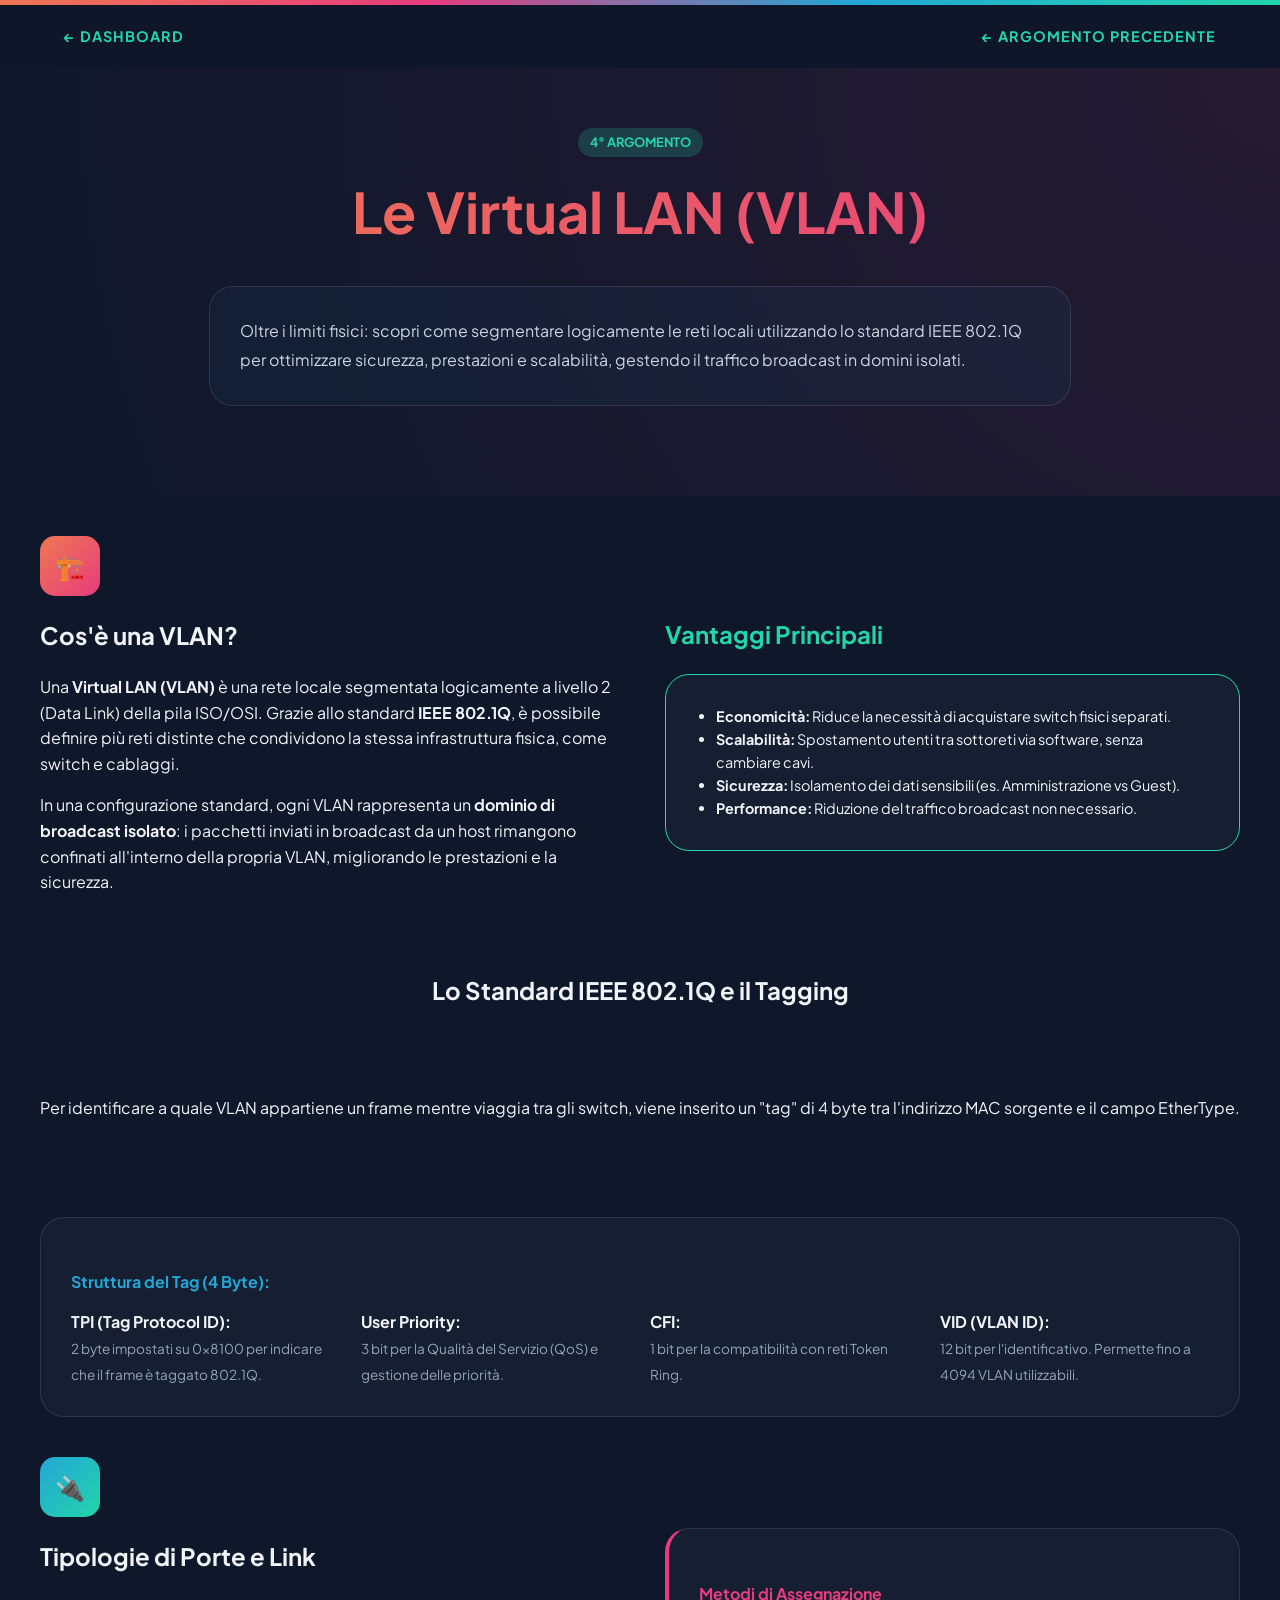
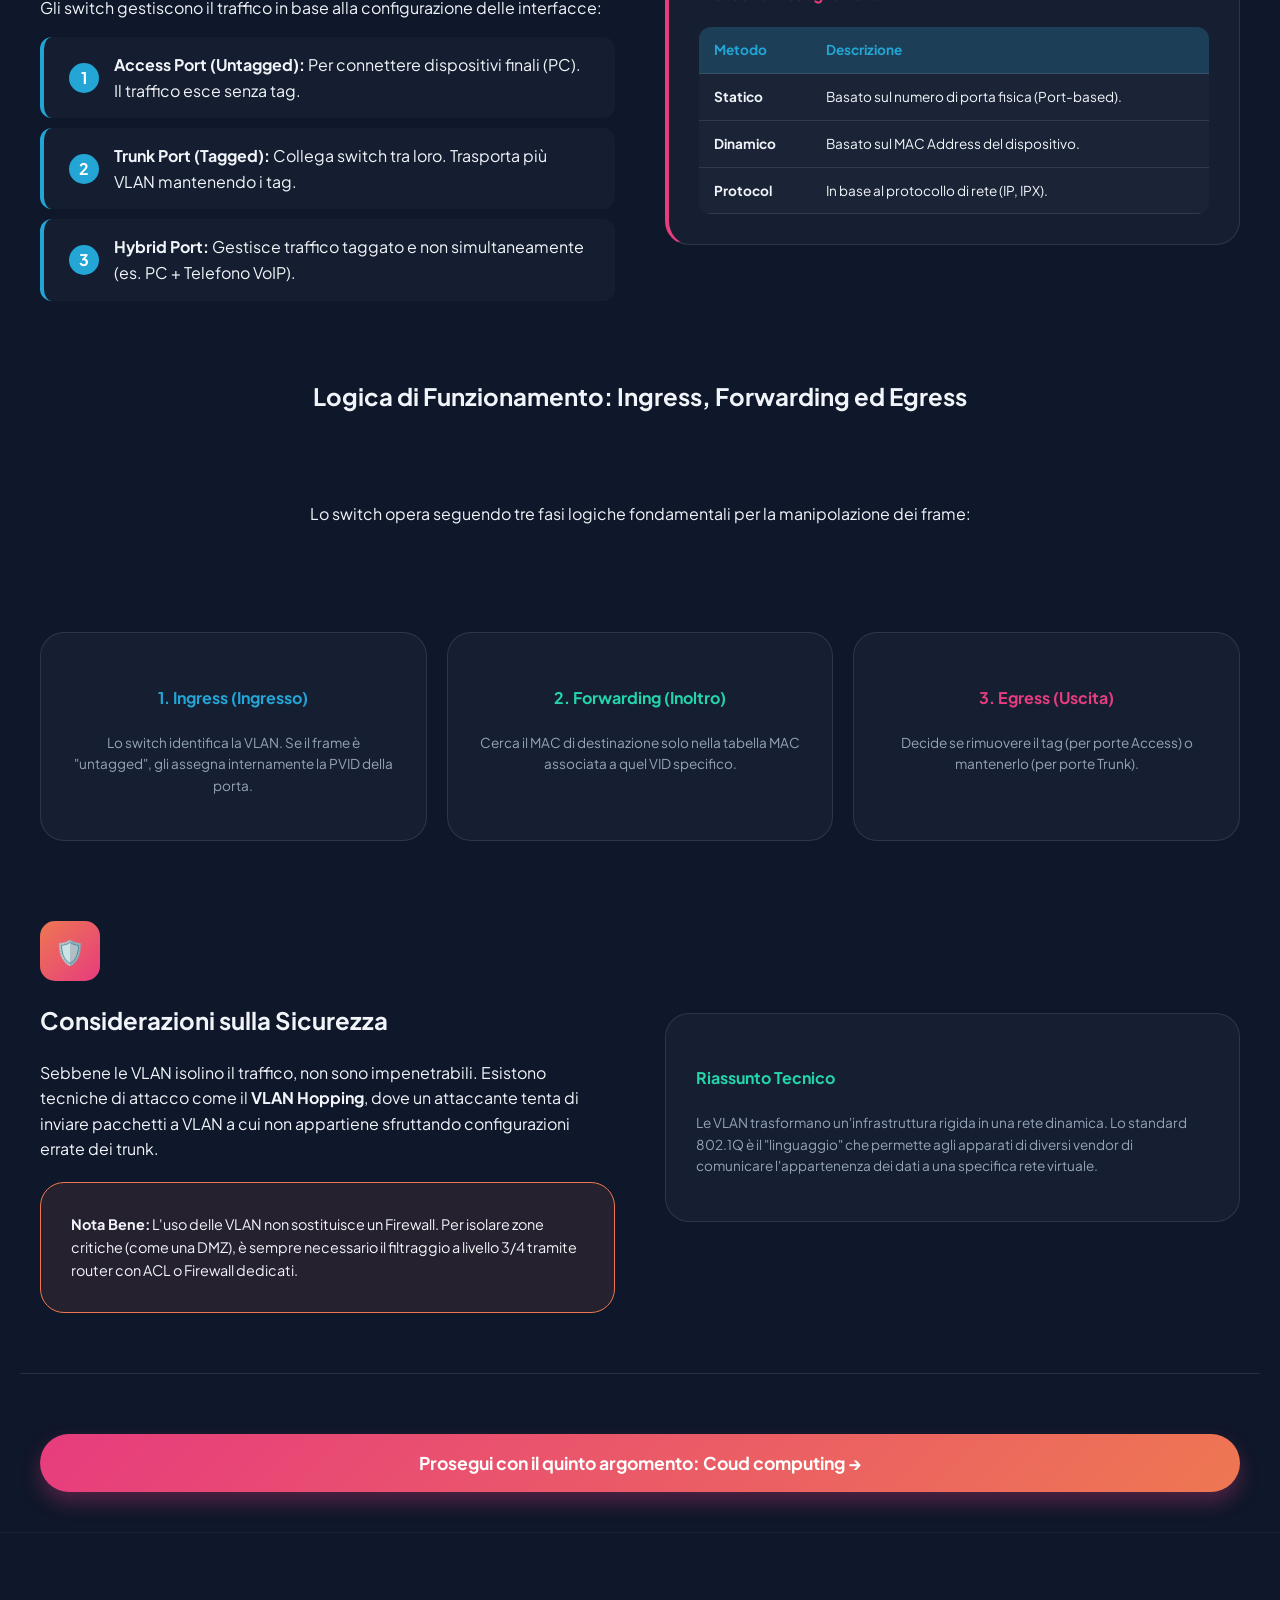
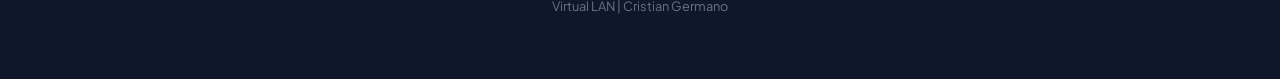
<file: pizzeria sistemi/pagina4.html>
<!DOCTYPE html>
<html lang="it">
<head>
    <meta charset="UTF-8">
    <title>Le Virtual LAN (VLAN)</title>
    <link rel="stylesheet" href="style_pagine.css">
</head>
<body>
    <div class="top-bar"></div>
    <nav style="display: flex; justify-content: space-between;">
        <a href="index.html" class="back-link">← Dashboard</a>
        <a href="pagina3.html" class="back-link">← Argomento Precedente</a>
    </nav>

    <header class="hero-section">
        <div class="badge">4° Argomento</div>
        <h1>Le Virtual LAN (VLAN)</h1>
        <div class="tech-card" style="max-width: 800px; margin: 30px auto; text-align: left; background: rgba(35, 166, 213, 0.05);">
            <p style="color: #cbd5e1; line-height: 1.8; margin: 0;">
                Oltre i limiti fisici: scopri come segmentare logicamente le reti locali utilizzando lo standard IEEE 802.1Q per ottimizzare sicurezza, prestazioni e scalabilità, gestendo il traffico broadcast in domini isolati.
            </p>
        </div>
    </header>

    <main>
        <section class="content-block">
            <div class="text-content">
                <div class="icon-box">🏗️</div>
                <h2>Cos'è una VLAN?</h2>
                <p>
                    Una <strong>Virtual LAN (VLAN)</strong> è una rete locale segmentata logicamente a livello 2 (Data Link) della pila ISO/OSI. Grazie allo standard <strong>IEEE 802.1Q</strong>, è possibile definire più reti distinte che condividono la stessa infrastruttura fisica, come switch e cablaggi.
                </p>
                <p>
                    In una configurazione standard, ogni VLAN rappresenta un <strong>dominio di broadcast isolato</strong>: i pacchetti inviati in broadcast da un host rimangono confinati all'interno della propria VLAN, migliorando le prestazioni e la sicurezza.
                </p>
            </div>
            <div class="text-content">
                <h2 style="color: #23d5ab;">Vantaggi Principali</h2>
                <div class="tech-card" style="border-color: #23d5ab;">
                    <ul style="font-size: 0.9rem; margin: 0; padding-left: 20px;">
                        <li><strong>Economicità:</strong> Riduce la necessità di acquistare switch fisici separati.</li>
                        <li><strong>Scalabilità:</strong> Spostamento utenti tra sottoreti via software, senza cambiare cavi.</li>
                        <li><strong>Sicurezza:</strong> Isolamento dei dati sensibili (es. Amministrazione vs Guest).</li>
                        <li><strong>Performance:</strong> Riduzione del traffico broadcast non necessario.</li>
                    </ul>
                </div>
            </div>
        </section>

        

        <section class="content-block full-width">
            <h2>Lo Standard IEEE 802.1Q e il Tagging</h2>
            <p>Per identificare a quale VLAN appartiene un frame mentre viaggia tra gli switch, viene inserito un "tag" di 4 byte tra l'indirizzo MAC sorgente e il campo EtherType.</p>
            
            <div class="tech-card" style="margin-top: 30px; text-align: left;">
                <h4 style="color: #23a6d5; margin-bottom: 15px;">Struttura del Tag (4 Byte):</h4>
                <div style="display: grid; grid-template-columns: repeat(auto-fit, minmax(200px, 1fr)); gap: 20px;">
                    <div>
                        <strong style="color: #f1f5f9;">TPI (Tag Protocol ID):</strong><br>
                        <span style="font-size: 0.85rem; color: #94a3b8;">2 byte impostati su 0x8100 per indicare che il frame è taggato 802.1Q.</span>
                    </div>
                    <div>
                        <strong style="color: #f1f5f9;">User Priority:</strong><br>
                        <span style="font-size: 0.85rem; color: #94a3b8;">3 bit per la Qualità del Servizio (QoS) e gestione delle priorità.</span>
                    </div>
                    <div>
                        <strong style="color: #f1f5f9;">CFI:</strong><br>
                        <span style="font-size: 0.85rem; color: #94a3b8;">1 bit per la compatibilità con reti Token Ring.</span>
                    </div>
                    <div>
                        <strong style="color: #f1f5f9;">VID (VLAN ID):</strong><br>
                        <span style="font-size: 0.85rem; color: #94a3b8;">12 bit per l'identificativo. Permette fino a 4094 VLAN utilizzabili.</span>
                    </div>
                </div>
            </div>
        </section>

        

        <section class="content-block">
            <div class="text-content">
                <div class="icon-box" style="background: linear-gradient(135deg, #23a6d5, #23d5ab);">🔌</div>
                <h2>Tipologie di Porte e Link</h2>
                <p>Gli switch gestiscono il traffico in base alla configurazione delle interfacce:</p>
                <ul class="step-list">
                    <li class="step-item">
                        <div class="step-number">1</div>
                        <div><strong>Access Port (Untagged):</strong> Per connettere dispositivi finali (PC). Il traffico esce senza tag.</div>
                    </li>
                    <li class="step-item">
                        <div class="step-number">2</div>
                        <div><strong>Trunk Port (Tagged):</strong> Collega switch tra loro. Trasporta più VLAN mantenendo i tag.</div>
                    </li>
                    <li class="step-item">
                        <div class="step-number">3</div>
                        <div><strong>Hybrid Port:</strong> Gestisce traffico taggato e non simultaneamente (es. PC + Telefono VoIP).</div>
                    </li>
                </ul>
            </div>
            <div class="image-box">
                <div class="tech-card" style="border-left: 4px solid #e73c7e;">
                    <h4 style="color: #e73c7e;">Metodi di Assegnazione</h4>
                    <table style="font-size: 0.85rem;">
                        <thead>
                            <tr>
                                <th>Metodo</th>
                                <th>Descrizione</th>
                            </tr>
                        </thead>
                        <tbody>
                            <tr>
                                <td><strong>Statico</strong></td>
                                <td>Basato sul numero di porta fisica (Port-based).</td>
                            </tr>
                            <tr>
                                <td><strong>Dinamico</strong></td>
                                <td>Basato sul MAC Address del dispositivo.</td>
                            </tr>
                            <tr>
                                <td><strong>Protocol</strong></td>
                                <td>In base al protocollo di rete (IP, IPX).</td>
                            </tr>
                        </tbody>
                    </table>
                </div>
            </div>
        </section>

        <section class="content-block full-width">
            <h2>Logica di Funzionamento: Ingress, Forwarding ed Egress</h2>
            <p>Lo switch opera seguendo tre fasi logiche fondamentali per la manipolazione dei frame:</p>
            
            <div class="comparison-container">
                <div class="tech-card" style="flex: 1; min-width: 250px;">
                    <h4 style="color: #23a6d5;">1. Ingress (Ingresso)</h4>
                    <p style="font-size: 0.85rem; color: #94a3b8;">Lo switch identifica la VLAN. Se il frame è "untagged", gli assegna internamente la PVID della porta.</p>
                </div>
                <div class="tech-card" style="flex: 1; min-width: 250px;">
                    <h4 style="color: #23d5ab;">2. Forwarding (Inoltro)</h4>
                    <p style="font-size: 0.85rem; color: #94a3b8;">Cerca il MAC di destinazione solo nella tabella MAC associata a quel VID specifico.</p>
                </div>
                <div class="tech-card" style="flex: 1; min-width: 250px;">
                    <h4 style="color: #e73c7e;">3. Egress (Uscita)</h4>
                    <p style="font-size: 0.85rem; color: #94a3b8;">Decide se rimuovere il tag (per porte Access) o mantenerlo (per porte Trunk).</p>
                </div>
            </div>
        </section>

        

        <section class="content-block">
            <div class="text-content">
                <div class="icon-box" style="background: linear-gradient(135deg, #ee7752, #e73c7e);">🛡️</div>
                <h2>Considerazioni sulla Sicurezza</h2>
                <p>
                    Sebbene le VLAN isolino il traffico, non sono impenetrabili. Esistono tecniche di attacco come il <strong>VLAN Hopping</strong>, dove un attaccante tenta di inviare pacchetti a VLAN a cui non appartiene sfruttando configurazioni errate dei trunk.
                </p>
                <div class="tech-card" style="background: rgba(238, 119, 82, 0.1); border-color: #ee7752; margin-top: 20px;">
                    <p style="font-size: 0.9rem; margin: 0;">
                        <strong>Nota Bene:</strong> L'uso delle VLAN non sostituisce un Firewall. Per isolare zone critiche (come una DMZ), è sempre necessario il filtraggio a livello 3/4 tramite router con ACL o Firewall dedicati.
                    </p>
                </div>
            </div>
            <div class="image-box">
                <div class="tech-card">
                    <h4 style="color: #23d5ab;">Riassunto Tecnico</h4>
                    <p style="font-size: 0.85rem; color: #94a3b8;">
                        Le VLAN trasformano un'infrastruttura rigida in una rete dinamica. Lo standard 802.1Q è il "linguaggio" che permette agli apparati di diversi vendor di comunicare l'appartenenza dei dati a una specifica rete virtuale.
                    </p>
                </div>
            </div>
        </section>
         <section class="content-block full-width" style="margin-top: 60px; border-top: 1px solid rgba(255,255,255,0.1); padding-top: 40px;">
            <a href="pagina5.html" class="next-lesson-btn" style="background: linear-gradient(135deg, #e73c7e, #ee7752); padding: 15px 40px; border-radius: 50px; color: white; text-decoration: none; font-weight: bold; font-size: 1.1rem; box-shadow: 0 10px 20px rgba(231, 60, 126, 0.3);">
                Prosegui con il quinto argomento:  Coud computing →
            </a>
        </section>
    </main>

    <footer style="padding: 50px; text-align: center; color: #64748b; font-size: 0.8rem; border-top: 1px solid rgba(255,255,255,0.05);">
        <p>Virtual LAN | Cristian Germano</p>
    </footer>
</body>
</html>
</file>
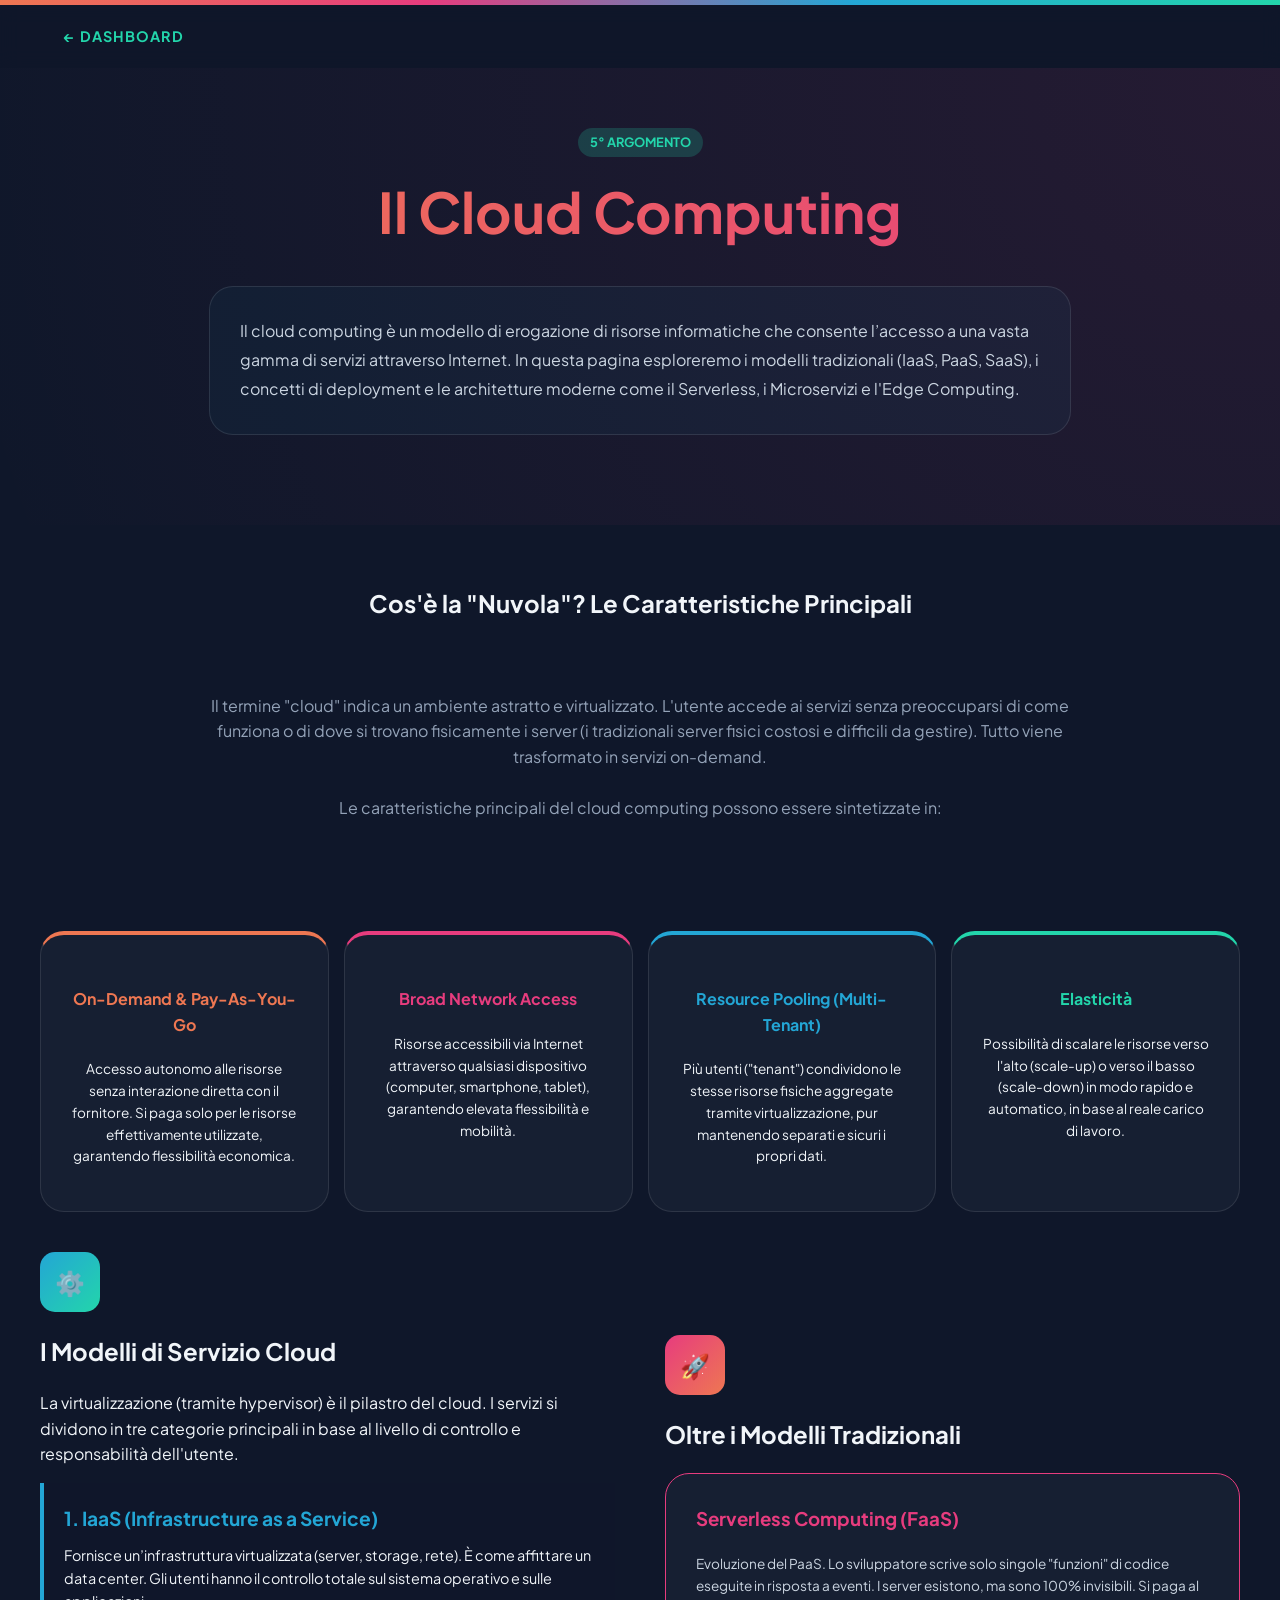
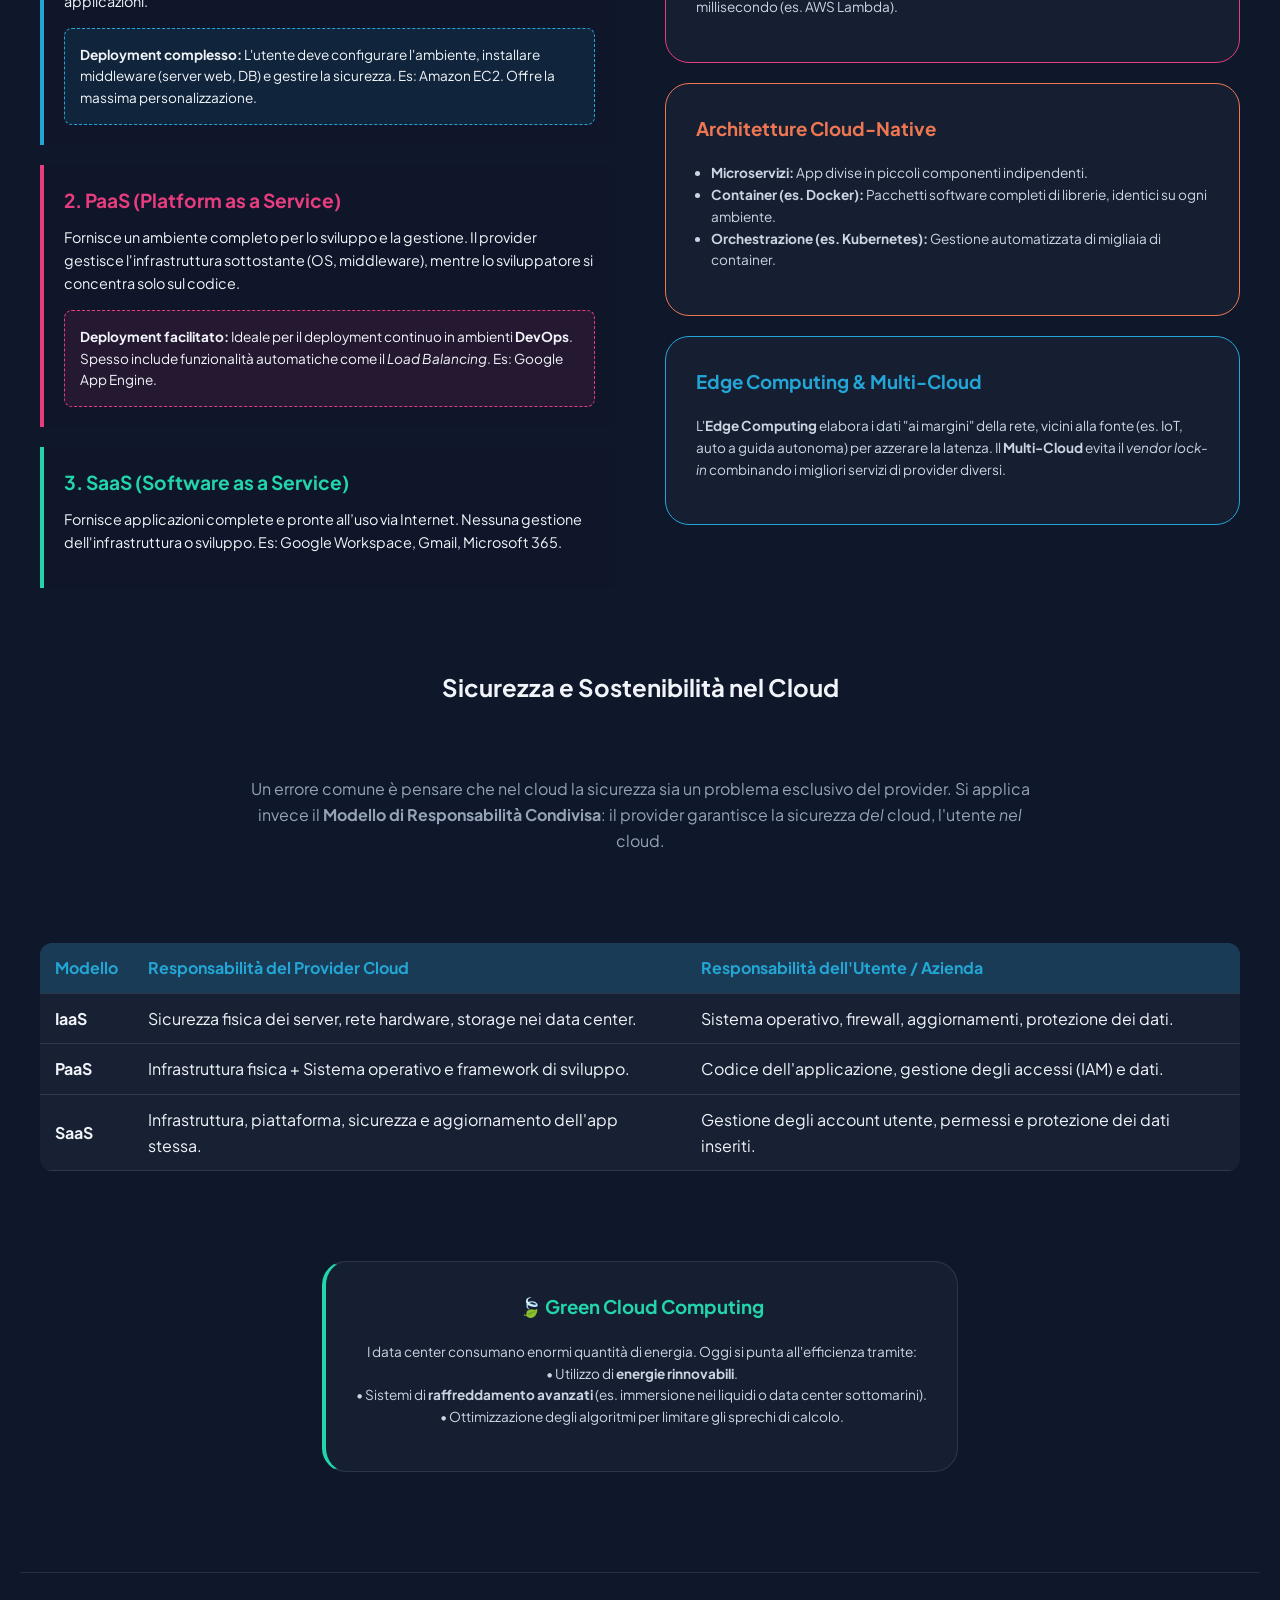
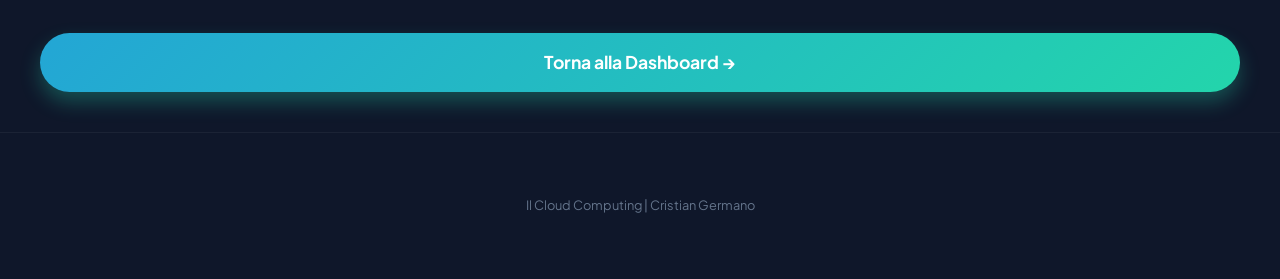
<file: pizzeria sistemi/pagina5.html>
<!DOCTYPE html>
<html lang="it">
<head>
    <meta charset="UTF-8">
    <title> Il Cloud Computing </title>
    <link rel="stylesheet" href="style_pagine.css">
</head>
<body>
    <div class="top-bar"></div>
    <nav style="display: flex; justify-content: space-between;">
        <a href="index.html" class="back-link">← Dashboard</a>
    </nav>

    <header class="hero-section">
        <div class="badge">5° Argomento</div>
        <h1>Il Cloud Computing</h1>
        <div class="tech-card" style="max-width: 800px; margin: 30px auto; text-align: left; background: rgba(35, 166, 213, 0.05);">
            <p style="color: #cbd5e1; line-height: 1.8; margin: 0;">
                Il cloud computing è un modello di erogazione di risorse informatiche che consente l’accesso a una vasta gamma di servizi attraverso Internet. In questa pagina esploreremo i modelli tradizionali (IaaS, PaaS, SaaS), i concetti di deployment e le architetture moderne come il Serverless, i Microservizi e l'Edge Computing.
            </p>
        </div>
    </header>

    <main>
        <section class="content-block full-width">
            <h2>Cos'è la "Nuvola"? Le Caratteristiche Principali</h2>
            <p style="color: #94a3b8; max-width: 900px; margin: 0 auto 30px auto;">
                Il termine "cloud" indica un ambiente astratto e virtualizzato. L'utente accede ai servizi senza preoccuparsi di come funziona o di dove si trovano fisicamente i server (i tradizionali server fisici costosi e difficili da gestire). Tutto viene trasformato in servizi on-demand.
 
        <br><br>   Le caratteristiche principali del cloud computing possono essere sintetizzate in:
            </p>
            <div class="fallacies-grid">
                <div class="tech-card" style="border-top: 4px solid #ee7752;">
                    <h4 style="color: #ee7752;">On-Demand & Pay-As-You-Go</h4>
                    <p style="font-size: 0.85rem;">Accesso autonomo alle risorse senza interazione diretta con il fornitore. Si paga solo per le risorse effettivamente utilizzate, garantendo flessibilità economica.</p>
                </div>
                <div class="tech-card" style="border-top: 4px solid #e73c7e;">
                    <h4 style="color: #e73c7e;">Broad Network Access</h4>
                    <p style="font-size: 0.85rem;">Risorse accessibili via Internet attraverso qualsiasi dispositivo (computer, smartphone, tablet), garantendo elevata flessibilità e mobilità.</p>
                </div>
                <div class="tech-card" style="border-top: 4px solid #23a6d5;">
                    <h4 style="color: #23a6d5;">Resource Pooling (Multi-Tenant)</h4>
                    <p style="font-size: 0.85rem;">Più utenti ("tenant") condividono le stesse risorse fisiche aggregate tramite virtualizzazione, pur mantenendo separati e sicuri i propri dati.</p>
                </div>
                <div class="tech-card" style="border-top: 4px solid #23d5ab;">
                    <h4 style="color: #23d5ab;">Elasticità</h4>
                    <p style="font-size: 0.85rem;">Possibilità di scalare le risorse verso l'alto (scale-up) o verso il basso (scale-down) in modo rapido e automatico, in base al reale carico di lavoro.</p>
                </div>
            </div>
        </section>

        <section class="content-block">
            <div class="text-content">
                <div class="icon-box" style="background: linear-gradient(135deg, #23a6d5, #23d5ab);">⚙️</div>
                <h2>I Modelli di Servizio Cloud</h2>
                <p>La virtualizzazione (tramite hypervisor) è il pilastro del cloud. I servizi si dividono in tre categorie principali in base al livello di controllo e responsabilità dell'utente.</p>
                
                <div class="protocol-card" style="border-left-color: #23a6d5;">
                    <strong style="color: #23a6d5; font-size: 1.2rem;">1. IaaS (Infrastructure as a Service)</strong>
                    <p style="font-size: 0.9rem; margin-top: 10px;">
                        Fornisce un’infrastruttura virtualizzata (server, storage, rete). È come affittare un data center. Gli utenti hanno il controllo totale sul sistema operativo e sulle applicazioni.
                    </p>
                    <div class="extra-info" style="border-color: #23a6d5; background: rgba(35, 166, 213, 0.1);">
                        <strong>Deployment complesso:</strong> L'utente deve configurare l'ambiente, installare middleware (server web, DB) e gestire la sicurezza. Es: Amazon EC2. Offre la massima personalizzazione.
                    </div>
                </div>

                <div class="protocol-card" style="border-left-color: #e73c7e;">
                    <strong style="color: #e73c7e; font-size: 1.2rem;">2. PaaS (Platform as a Service)</strong>
                    <p style="font-size: 0.9rem; margin-top: 10px;">
                        Fornisce un ambiente completo per lo sviluppo e la gestione. Il provider gestisce l'infrastruttura sottostante (OS, middleware), mentre lo sviluppatore si concentra solo sul codice.
                    </p>
                    <div class="extra-info" style="border-color: #e73c7e; background: rgba(231, 60, 126, 0.1);">
                        <strong>Deployment facilitato:</strong> Ideale per il deployment continuo in ambienti <strong>DevOps</strong>. Spesso include funzionalità automatiche come il <em>Load Balancing</em>. Es: Google App Engine.
                    </div>
                </div>

                <div class="protocol-card" style="border-left-color: #23d5ab;">
                    <strong style="color: #23d5ab; font-size: 1.2rem;">3. SaaS (Software as a Service)</strong>
                    <p style="font-size: 0.9rem; margin-top: 10px;">
                        Fornisce applicazioni complete e pronte all’uso via Internet. Nessuna gestione dell'infrastruttura o sviluppo. Es: Google Workspace, Gmail, Microsoft 365.
                    </p>
                </div>
            </div>
            
            <div class="text-content">
                <div class="icon-box" style="background: linear-gradient(135deg, #e73c7e, #ee7752);">🚀</div>
                <h2>Oltre i Modelli Tradizionali</h2>
                
                <div class="tech-card" style="border-color: #e73c7e; margin-bottom: 20px;">
                    <h3 style="color: #e73c7e; margin-top: 0;">Serverless Computing (FaaS)</h3>
                    <p style="font-size: 0.85rem; color: #cbd5e1;">Evoluzione del PaaS. Lo sviluppatore scrive solo singole "funzioni" di codice eseguite in risposta a eventi. I server esistono, ma sono 100% invisibili. Si paga al millisecondo (es. AWS Lambda).</p>
                </div>

                <div class="tech-card" style="border-color: #ee7752;">
                    <h3 style="color: #ee7752; margin-top: 0;">Architetture Cloud-Native</h3>
                    <ul style="font-size: 0.85rem; color: #cbd5e1; text-align: left; padding-left: 15px;">
                        <li><strong>Microservizi:</strong> App divise in piccoli componenti indipendenti.</li>
                        <li><strong>Container (es. Docker):</strong> Pacchetti software completi di librerie, identici su ogni ambiente.</li>
                        <li><strong>Orchestrazione (es. Kubernetes):</strong> Gestione automatizzata di migliaia di container.</li>
                    </ul>
                </div>

                <div class="tech-card" style="border-color: #23a6d5; margin-top: 20px;">
                    <h3 style="color: #23a6d5; margin-top: 0;">Edge Computing & Multi-Cloud</h3>
                    <p style="font-size: 0.85rem; color: #cbd5e1;">L'<strong>Edge Computing</strong> elabora i dati "ai margini" della rete, vicini alla fonte (es. IoT, auto a guida autonoma) per azzerare la latenza. Il <strong>Multi-Cloud</strong> evita il <em>vendor lock-in</em> combinando i migliori servizi di provider diversi.</p>
                </div>
            </div>
        </section>

        <section class="content-block full-width">
            <h2>Sicurezza e Sostenibilità nel Cloud</h2>
            <p style="color: #94a3b8; max-width: 800px; margin: 0 auto;">Un errore comune è pensare che nel cloud la sicurezza sia un problema esclusivo del provider. Si applica invece il <strong>Modello di Responsabilità Condivisa</strong>: il provider garantisce la sicurezza <em>del</em> cloud, l'utente <em>nel</em> cloud.</p>
            
            <table style="margin-top: 40px;">
                <thead>
                    <tr>
                        <th>Modello</th>
                        <th>Responsabilità del Provider Cloud</th>
                        <th>Responsabilità dell'Utente / Azienda</th>
                    </tr>
                </thead>
                <tbody>
                    <tr>
                        <td><strong>IaaS</strong></td>
                        <td>Sicurezza fisica dei server, rete hardware, storage nei data center.</td>
                        <td>Sistema operativo, firewall, aggiornamenti, protezione dei dati.</td>
                    </tr>
                    <tr>
                        <td><strong>PaaS</strong></td>
                        <td>Infrastruttura fisica + Sistema operativo e framework di sviluppo.</td>
                        <td>Codice dell'applicazione, gestione degli accessi (IAM) e dati.</td>
                    </tr>
                    <tr>
                        <td><strong>SaaS</strong></td>
                        <td>Infrastruttura, piattaforma, sicurezza e aggiornamento dell'app stessa.</td>
                        <td>Gestione degli account utente, permessi e protezione dei dati inseriti.</td>
                    </tr>
                </tbody>
            </table>

            <div class="comparison-container" style="justify-content: center; margin-top: 40px;">
                <div class="tech-card" style="border-left: 4px solid #23d5ab; max-width: 600px;">
                    <h3 style="color: #23d5ab; margin-top: 0;">🍃 Green Cloud Computing</h3>
                    <p style="font-size: 0.85rem; color: #cbd5e1;">
                        I data center consumano enormi quantità di energia. Oggi si punta all'efficienza tramite:
                        <br>• Utilizzo di <strong>energie rinnovabili</strong>.
                        <br>• Sistemi di <strong>raffreddamento avanzati</strong> (es. immersione nei liquidi o data center sottomarini).
                        <br>• Ottimizzazione degli algoritmi per limitare gli sprechi di calcolo.
                    </p>
                </div>
            </div>
            
        </section>
        
        <section class="content-block full-width" style="margin-top: 60px; border-top: 1px solid rgba(255,255,255,0.1); padding-top: 40px;">
            <a href="index.html" class="next-lesson-btn" style="background: linear-gradient(135deg, #23a6d5, #23d5ab); padding: 15px 40px; border-radius: 50px; color: white; text-decoration: none; font-weight: bold; font-size: 1.1rem; box-shadow: 0 10px 20px rgba(35, 213, 171, 0.3);">
                Torna alla Dashboard →
            </a>
        </section>

    </main>

    <footer style="padding: 50px; text-align: center; color: #64748b; font-size: 0.8rem; border-top: 1px solid rgba(255,255,255,0.05); margin-top: 40px;">
        <p>Il Cloud Computing | Cristian Germano</p>
    </footer>
</body>
</html>
</file>
<file: pizzeria sistemi/styles.css>
@import url('https://fonts.googleapis.com/css2?family=Poppins:wght@400;700&display=swap');

body {
    margin: 0;
    font-family: 'Poppins', sans-serif;
    height: 100vh;
    display: flex;
    justify-content: center;
    align-items: center;
    
    /* MODIFICA: Sfondo scuro come styles_pagine.css invece del gradiente luminoso */
    background-color: #0f172a; 
    color: #f1f5f9; /* Testo chiaro */
    
    overflow: hidden;
}

/* Nota: Ho rimosso l'animazione del background perché su un colore solido non serve,
   ma ho mantenuto la struttura intatta come richiesto. */

.hero-container {
    text-align: center;
    color: #f1f5f9;
}

h1 { 
    font-size: 3.5rem; 
    margin-bottom: 0; 
    
    /* MODIFICA: Applichiamo i colori vivaci SOLO al testo */
    background: linear-gradient(90deg, #ee7752, #e73c7e, #23a6d5, #23d5ab);
    -webkit-background-clip: text;
    -webkit-text-fill-color: transparent;
    background-size: 200% auto;
    animation: textShine 5s ease infinite; /* Nuova piccola animazione solo per il testo */
}

/* Aggiungo questa animazione per mantenere la vivacità sul testo */
@keyframes textShine {
    0% { background-position: 0% 50%; }
    50% { background-position: 100% 50%; }
    100% { background-position: 0% 50%; }
}

.subtitle { 
    font-size: 1.2rem; 
    opacity: 0.8; /* Leggermente meno opaco per eleganza */
    margin-bottom: 30px; 
    color: #94a3b8; /* Grigio tecnico */
}

ul { list-style: none; padding: 0; }
li { margin: 20px 0; }

.zoom-link {
    display: inline-block;
    padding: 15px 0px;
    width: 350px;
    
    /* MODIFICA: Sfondo pulsante adattato al tema scuro */
    background: rgba(30, 41, 59, 0.6); /* Blu scuro semitrasparente */
    color: #f1f5f9;
    
    text-decoration: none;
    border-radius: 50px;
    
    /* MODIFICA: Bordo sottile che richiama lo stile tech */
    border: 1px solid rgba(255, 255, 255, 0.1);
    
    backdrop-filter: blur(10px);
    transition: all 0.4s cubic-bezier(0.175, 0.885, 0.32, 1.275);
    font-weight: bold;
    font-size: 1.1rem;
}

.zoom-link:hover {
    transform: scale(1.2);
    
    /* MODIFICA: Hover che si illumina con uno dei colori del tema */
    background: #23a6d5; 
    color: #ffffff;
    border-color: #23a6d5;
    box-shadow: 0 0 20px rgba(35, 166, 213, 0.4); /* Effetto Glow */
}
/* --- STILE BOX RECENSIONI --- */
.review-box {
    position: fixed; /* La fissa rispetto alla finestra del browser */
    bottom: 20px;
    right: 20px;
    background: rgba(30, 41, 59, 0.7); /* Sfondo scuro semitrasparente */
    border: 1px solid rgba(255, 255, 255, 0.1);
    backdrop-filter: blur(10px); /* Effetto vetro */
    padding: 20px;
    border-radius: 15px;
    width: 260px;
    box-shadow: 0 10px 30px rgba(0, 0, 0, 0.5);
    display: flex;
    flex-direction: column;
    gap: 12px;
    z-index: 1000;
    transition: transform 0.3s ease, border-color 0.3s ease;
}

/* Effetto hover sull'intera box */
.review-box:hover {
    border-color: #23a6d5;
    transform: translateY(-5px);
    box-shadow: 0 15px 30px rgba(35, 166, 213, 0.2);
}

.review-box h3 {
    margin: 0;
    font-size: 1.1rem;
    color: #23d5ab; /* Colore in tema col sito */
}

.review-box textarea {
    width: 100%;
    height: 80px;
    background: rgba(15, 23, 42, 0.6);
    border: 1px solid rgba(255, 255, 255, 0.1);
    border-radius: 8px;
    color: #f1f5f9;
    padding: 10px;
    font-family: 'Poppins', sans-serif;
    font-size: 0.85rem;
    resize: none; /* Impedisce di ridimensionare la text-area sfasando il layout */
    box-sizing: border-box; 
    transition: border-color 0.3s;
}

/* Effetto quando si clicca per scrivere */
.review-box textarea:focus {
    outline: none;
    border-color: #e73c7e;
}

.review-box textarea::placeholder {
    color: #64748b;
}

.review-box button {
    background: linear-gradient(90deg, #23a6d5, #23d5ab);
    color: white;
    border: none;
    padding: 10px 15px;
    border-radius: 20px;
    font-weight: bold;
    font-family: 'Poppins', sans-serif;
    cursor: pointer;
    transition: transform 0.2s, box-shadow 0.2s;
}

.review-box button:hover {
    transform: scale(1.05);
    box-shadow: 0 5px 15px rgba(35, 213, 171, 0.4);
}
/* --- STILE BOX CONTATTI --- */
.contact-box {
    position: fixed; /* La fissa rispetto alla finestra */
    bottom: 20px;
    left: 20px;      /* Posizionata a sinistra */
    background: rgba(30, 41, 59, 0.7);
    border: 1px solid rgba(255, 255, 255, 0.1);
    backdrop-filter: blur(10px);
    padding: 20px;
    border-radius: 15px;
    min-width: 200px;
    box-shadow: 0 10px 30px rgba(0, 0, 0, 0.5);
    display: flex;
    flex-direction: column;
    gap: 10px;
    z-index: 1000;
    transition: transform 0.3s ease, border-color 0.3s ease;
}

/* Effetto hover sull'intera box (usiamo un altro colore del tuo tema per variare) */
.contact-box:hover {
    border-color: #e73c7e;
    transform: translateY(-5px);
    box-shadow: 0 15px 30px rgba(231, 60, 126, 0.2);
}

.contact-box h3 {
    margin: 0;
    font-size: 1.1rem;
    color: #ee7752; /* Colore aranciato del tuo gradiente */
}

.contact-desc {
    margin: 0 0 5px 0;
    font-size: 0.8rem;
    color: #94a3b8;
}

/* Stile per i link dei contatti */
.contact-link {
    color: #f1f5f9;
    text-decoration: none;
    font-size: 0.9rem;
    display: flex;
    align-items: center;
    padding: 5px 0;
    transition: color 0.3s ease, transform 0.3s ease;
}

/* Effetto interattivo quando passi il mouse sui link */
.contact-link:hover {
    color: #23a6d5; /* Azzurro al passaggio del mouse */
    transform: translateX(5px); /* Piccolo scatto verso destra molto tech */
}
</file>
<file: pizzeria sistemi/style_pagine.css>
@import url('https://fonts.googleapis.com/css2?family=Plus+Jakarta+Sans:wght@300;400;700&display=swap');

body {
    margin: 0;
    font-family: 'Plus Jakarta Sans', sans-serif;
    background: #0f172a; /* Sfondo scuro profondo per far risaltare i colori */
    color: #f1f5f9;
    line-height: 1.6;
}

/* Header che richiama la Home */
.top-bar {
    background: linear-gradient(90deg, #ee7752, #e73c7e, #23a6d5, #23d5ab);
    height: 5px;
    width: 100%;
}

nav {
    padding: 20px 5%;
    background: rgba(15, 23, 42, 0.8);
    backdrop-filter: blur(10px);
    position: sticky;
    top: 0;
    z-index: 100;
}

.back-link {
    color: #23d5ab;
    text-decoration: none;
    font-weight: bold;
    font-size: 0.9rem;
    text-transform: uppercase;
    letter-spacing: 1px;
}

/* Titolo con Gradiente */
.hero-section {
    padding: 60px 5%;
    text-align: center;
    background: radial-gradient(circle at top right, rgba(231, 60, 126, 0.1), transparent);
}

h1 {
    font-size: 3.5rem;
    margin: 0;
    background: linear-gradient(to right, #ee7752, #e73c7e);
    -webkit-background-clip: text;
    -webkit-text-fill-color: transparent;
}

/* Sezioni "Piene" */
.content-block {
    max-width: 1200px;
    margin: 40px auto;
    padding: 0 20px;
    display: grid;
    grid-template-columns: 1fr 1fr;
    gap: 50px;
    align-items: center;
}

.full-width {
    grid-template-columns: 1fr;
    text-align: center;
}

/* Card con effetto Glow */
.tech-card {
    background: rgba(30, 41, 59, 0.5);
    border: 1px solid rgba(255, 255, 255, 0.1);
    padding: 30px;
    border-radius: 24px;
    position: relative;
    overflow: hidden;
    transition: 0.3s;
}

.tech-card:hover {
    border-color: #23a6d5;
    box-shadow: 0 0 30px rgba(35, 166, 213, 0.2);
}

.icon-box {
    width: 60px;
    height: 60px;
    background: linear-gradient(135deg, #ee7752, #e73c7e);
    border-radius: 15px;
    display: flex;
    justify-content: center;
    align-items: center;
    margin-bottom: 20px;
    font-size: 1.5rem;
}

/* Griglia per le 8 Fallacie */
.fallacies-grid {
    display: grid;
    grid-template-columns: repeat(auto-fit, minmax(200px, 1fr));
    gap: 15px;
    margin-top: 30px;
}

.fallacy-item {
    background: rgba(231, 60, 126, 0.1);
    border-radius: 12px;
    padding: 15px;
    border-left: 4px solid #e73c7e;
    font-size: 0.85rem;
}

img {
    width: 100%;
    border-radius: 20px;
    box-shadow: 0 20px 40px rgba(0,0,0,0.4);
    border: 1px solid rgba(255,255,255,0.1);
}

@media (max-width: 768px) {
    .content-block { grid-template-columns: 1fr; }
    h1 { font-size: 2.2rem; }
}
nav {
            display: flex;
            justify-content: space-between;
            align-items: center;
        }
        .next-lesson-btn {
            display: inline-block;
            padding: 15px 30px;
            background: linear-gradient(135deg, #23a6d5, #23d5ab);
            color: white;
            text-decoration: none;
            border-radius: 50px;
            font-weight: bold;
            transition: 0.3s;
            margin-top: 20px;
        }
        .next-lesson-btn:hover {
            transform: scale(1.05);
            box-shadow: 0 10px 20px rgba(35, 213, 171, 0.3);
        }

        /* Varianti di posizionamento per questa pagina */
        .comparison-container {
            display: flex;
            gap: 20px;
            margin: 40px 0;
        }
        .step-list {
            list-style: none;
            padding: 0;
            position: relative;
        }
        .step-item {
            background: rgba(30, 41, 59, 0.4);
            margin-bottom: 10px;
            padding: 15px 25px;
            border-radius: 12px;
            border-left: 4px solid #23a6d5;
            display: flex;
            align-items: center;
            gap: 15px;
        }
        .step-number {
            background: #23a6d5;
            color: white;
            width: 30px;
            height: 30px;
            border-radius: 50%;
            display: flex;
            justify-content: center;
            align-items: center;
            font-weight: bold;
            flex-shrink: 0;
        }
        .tier-evolution {
            display: flex;
            flex-direction: column;
            gap: 30px;
            margin-top: 50px;
        }
        .badge {
            background: rgba(35, 213, 171, 0.2);
            color: #23d5ab;
            padding: 4px 12px;
            border-radius: 20px;
            font-size: 0.8rem;
            font-weight: bold;
            text-transform: uppercase;
        }
  .comparison-container {
            display: flex;
            gap: 20px;
            margin: 40px 0;
            flex-wrap: wrap;
        }
        .step-list {
            list-style: none;
            padding: 0;
            position: relative;
        }
        .step-item {
            background: rgba(30, 41, 59, 0.4);
            margin-bottom: 10px;
            padding: 15px 25px;
            border-radius: 12px;
            border-left: 4px solid #23a6d5;
            display: flex;
            align-items: center;
            gap: 15px;
        }
        .badge {
            background: rgba(35, 213, 171, 0.2);
            color: #23d5ab;
            padding: 4px 12px;
            border-radius: 20px;
            font-size: 0.8rem;
            font-weight: bold;
            text-transform: uppercase;
            display: inline-block;
            margin-bottom: 10px;
        }
        table {
            width: 100%;
            border-collapse: collapse;
            margin-top: 20px;
            background: rgba(30, 41, 59, 0.6);
            border-radius: 12px;
            overflow: hidden;
        }
        th, td {
            padding: 12px 15px;
            text-align: left;
            border-bottom: 1px solid rgba(255,255,255,0.1);
        }
        th {
            background: rgba(35, 166, 213, 0.2);
            color: #23a6d5;
        }
        .protocol-card {
            background: rgba(15, 23, 42, 0.6);
            border-left: 4px solid #e73c7e;
            padding: 20px;
            margin-bottom: 20px;
        }
        .extra-info {
            background: rgba(231, 60, 126, 0.1);
            border: 1px dashed #e73c7e;
            padding: 15px;
            border-radius: 8px;
            margin-top: 15px;
            font-size: 0.85rem;
        }
</file>
